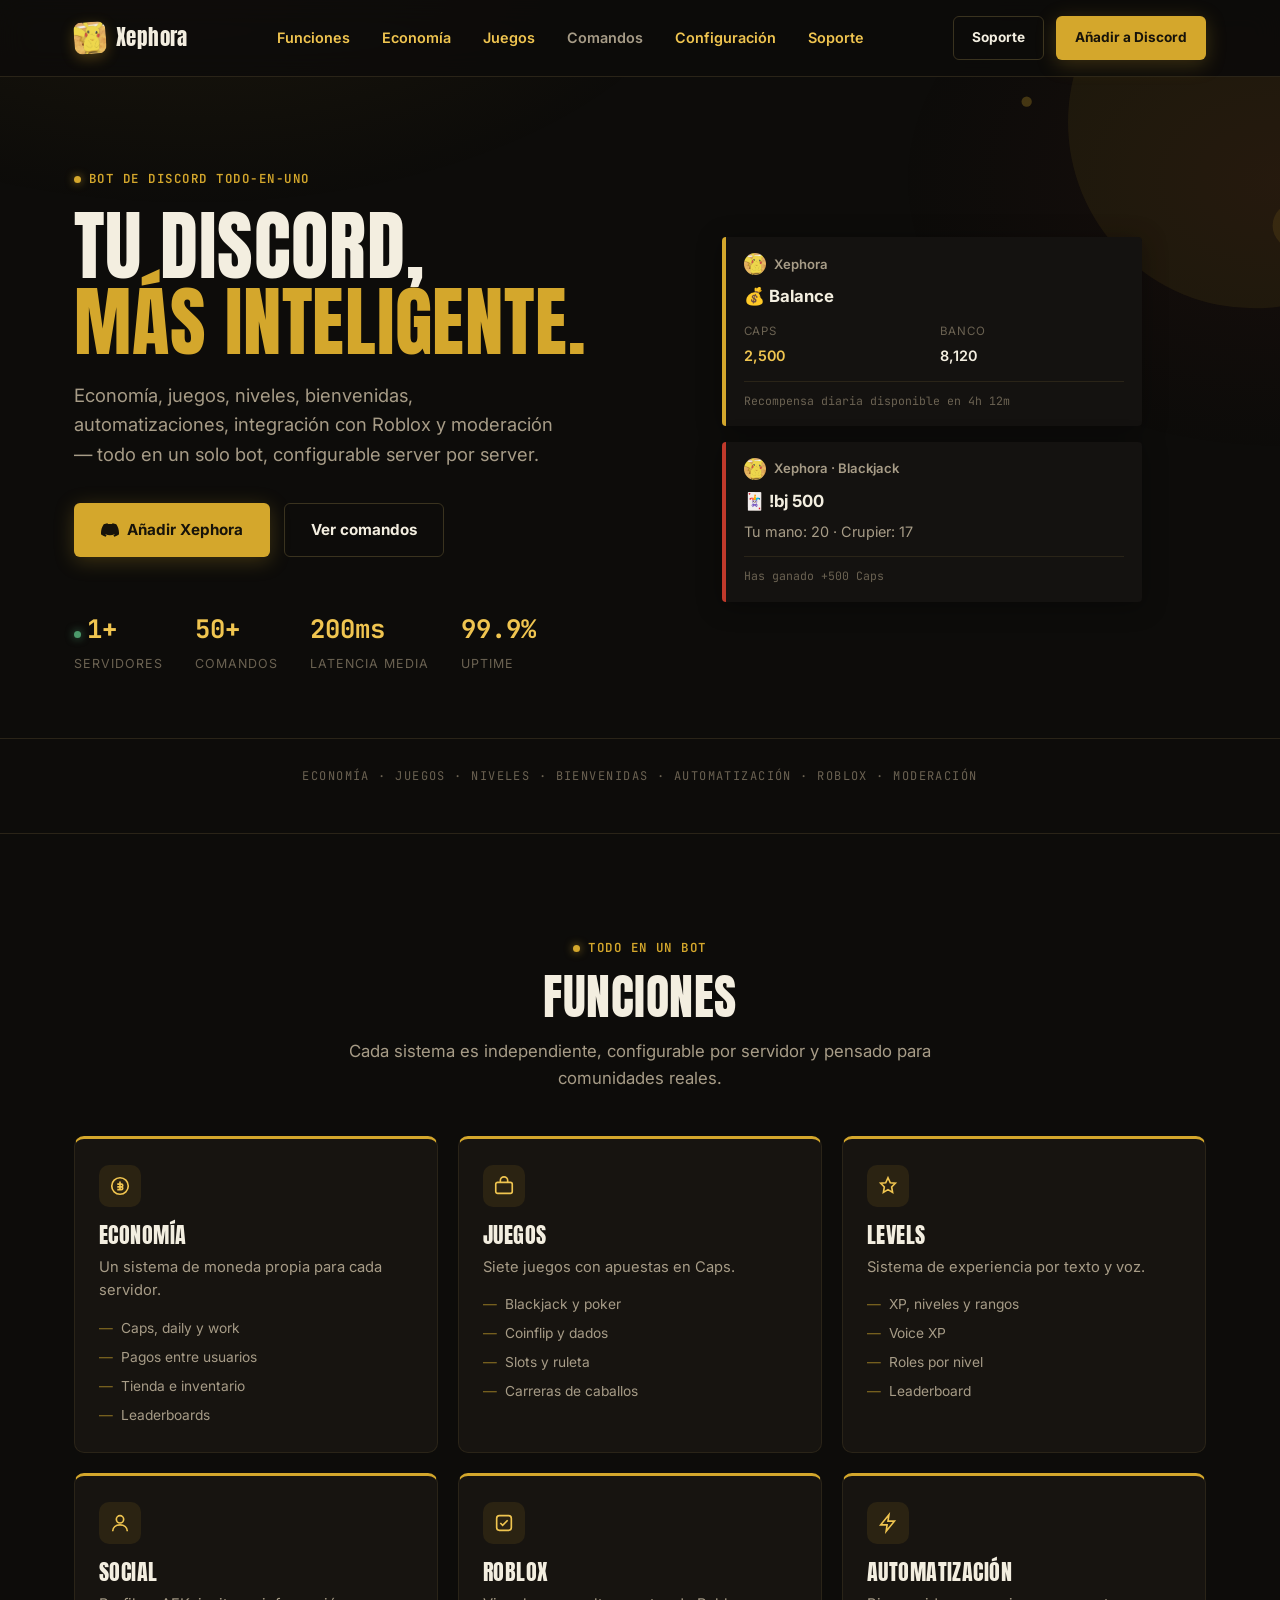
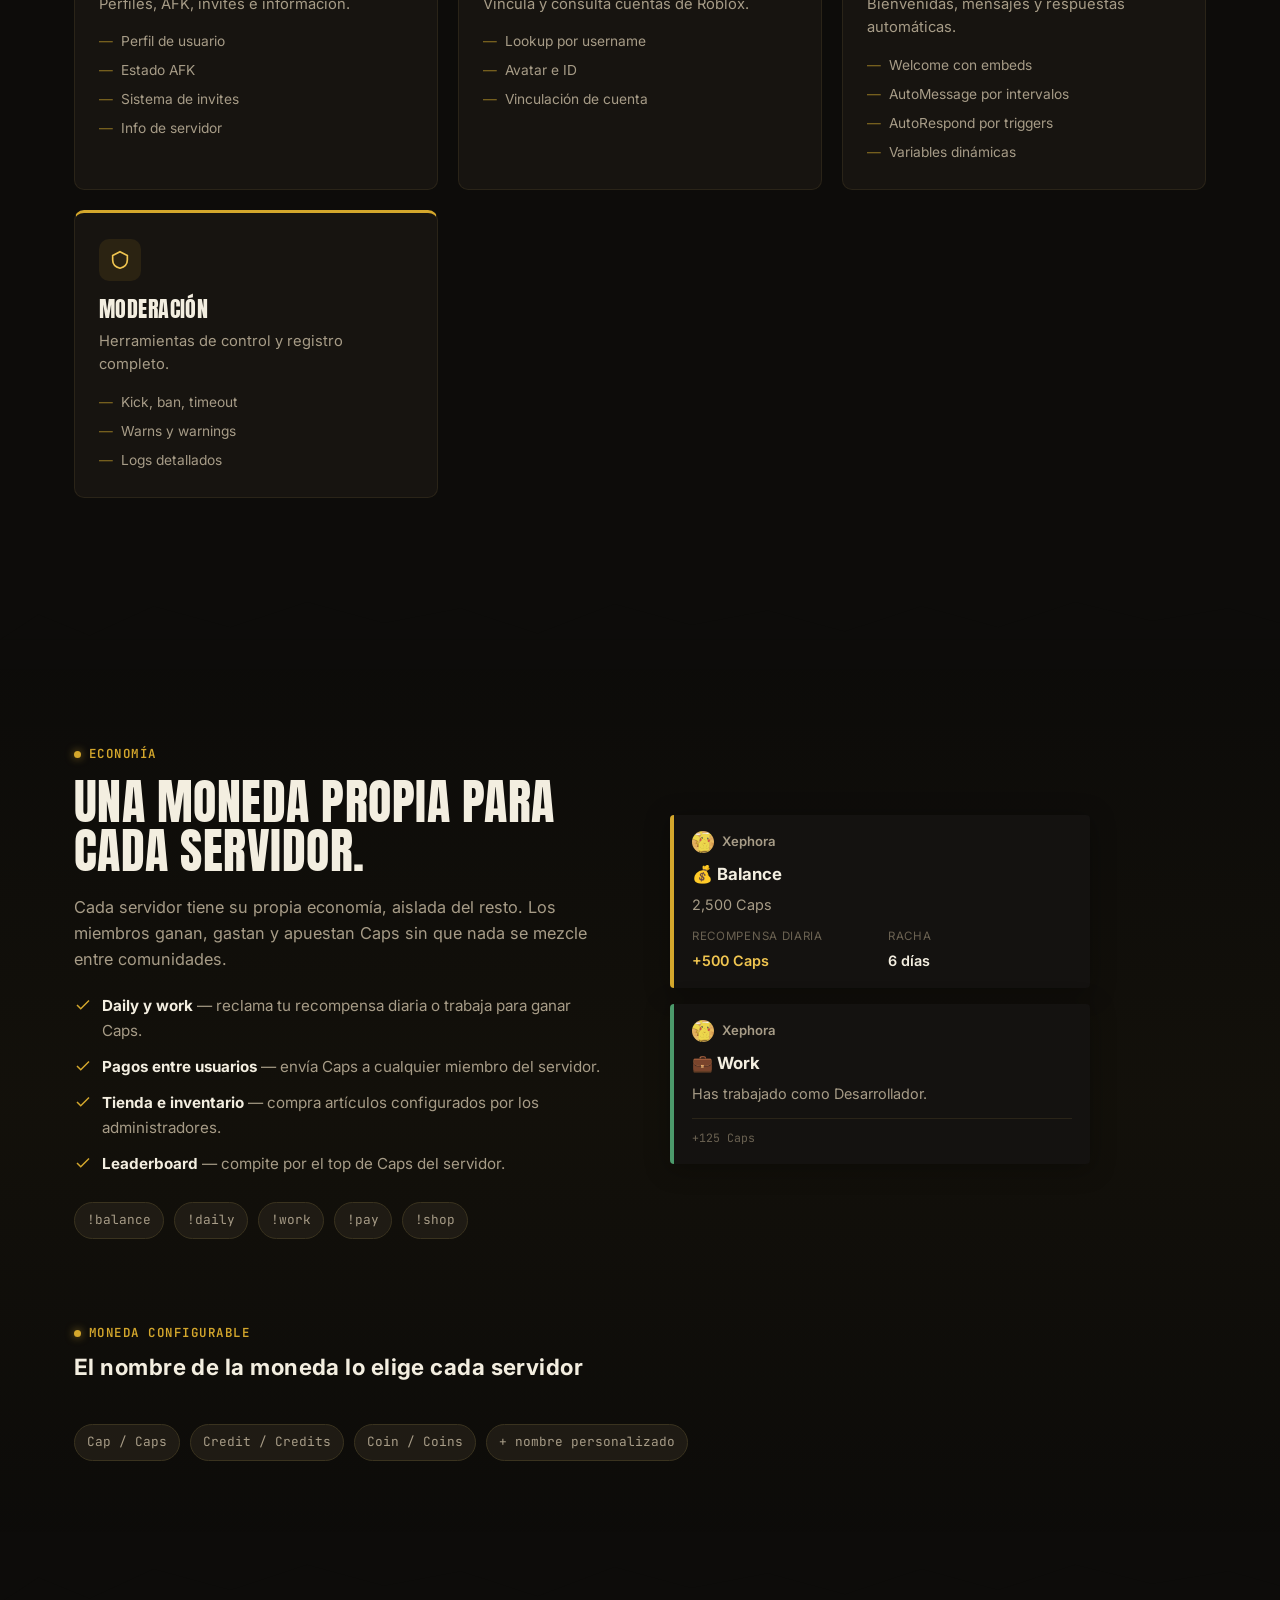
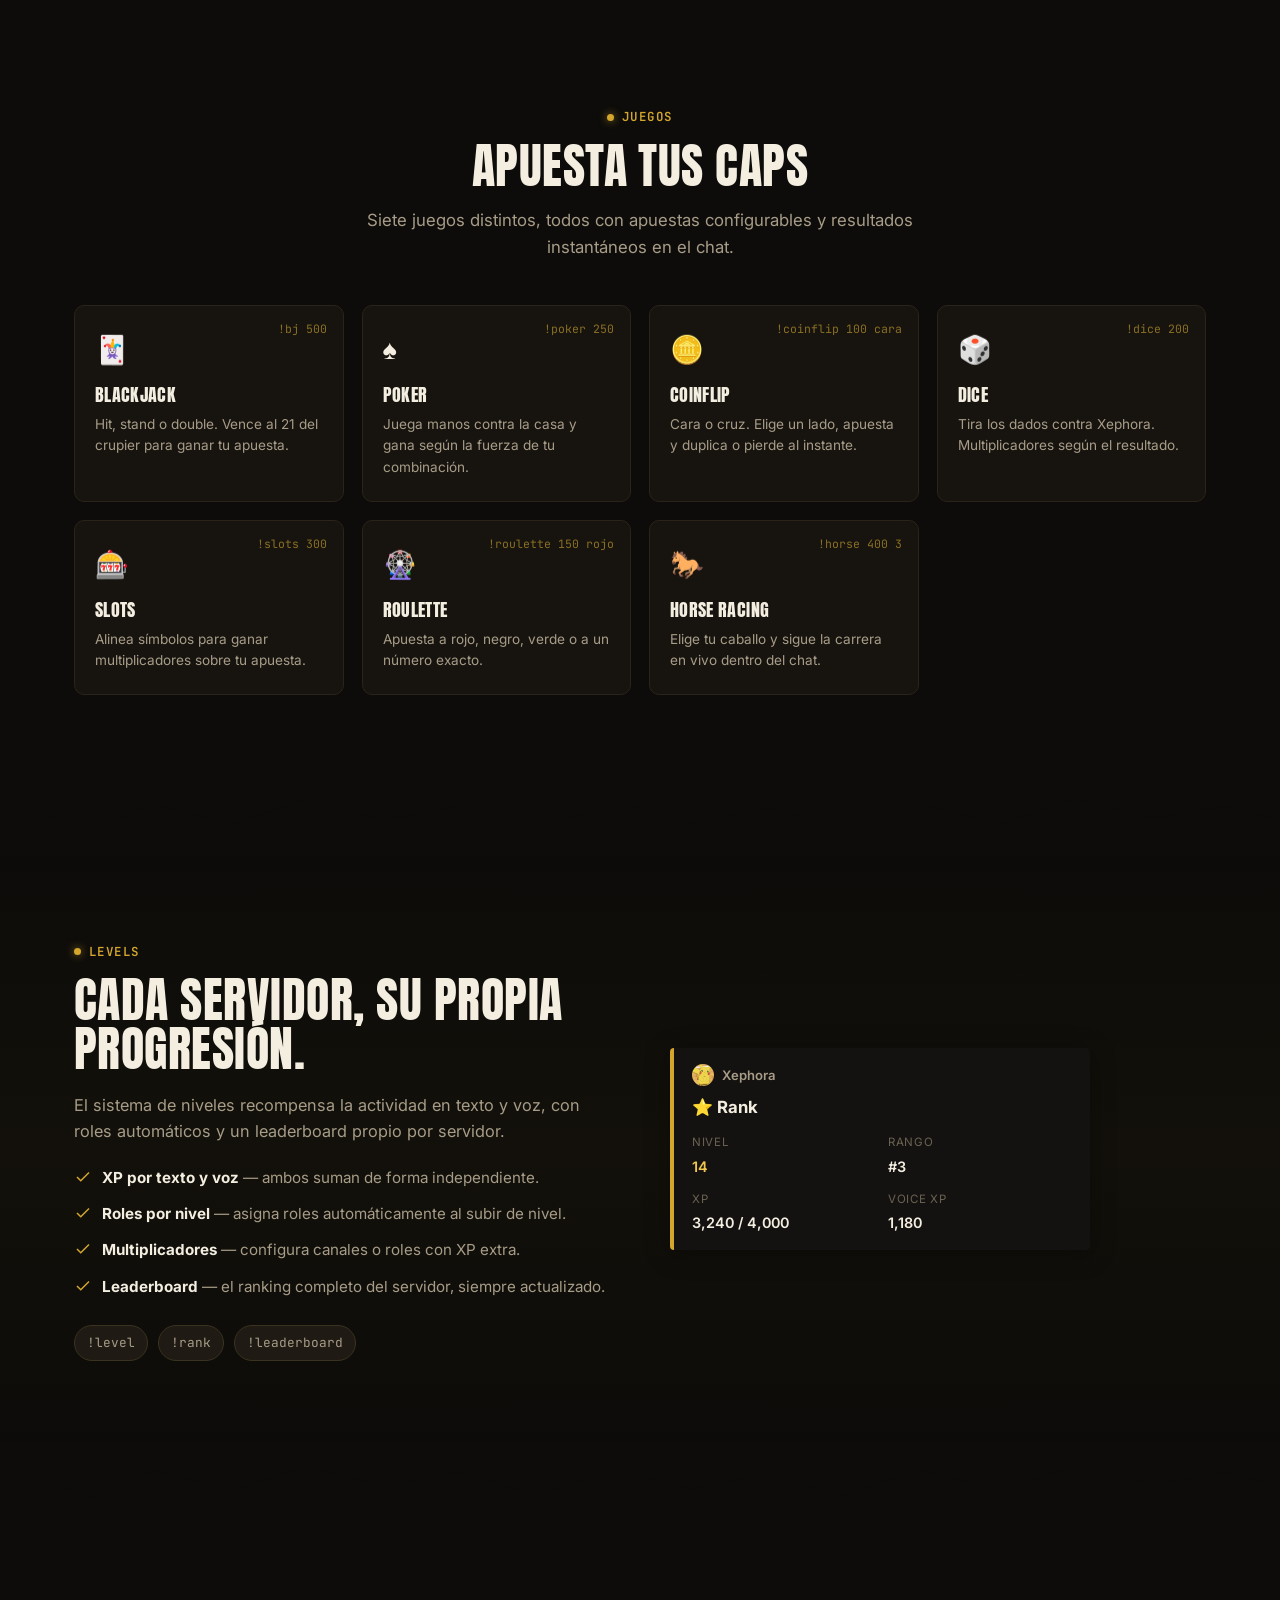
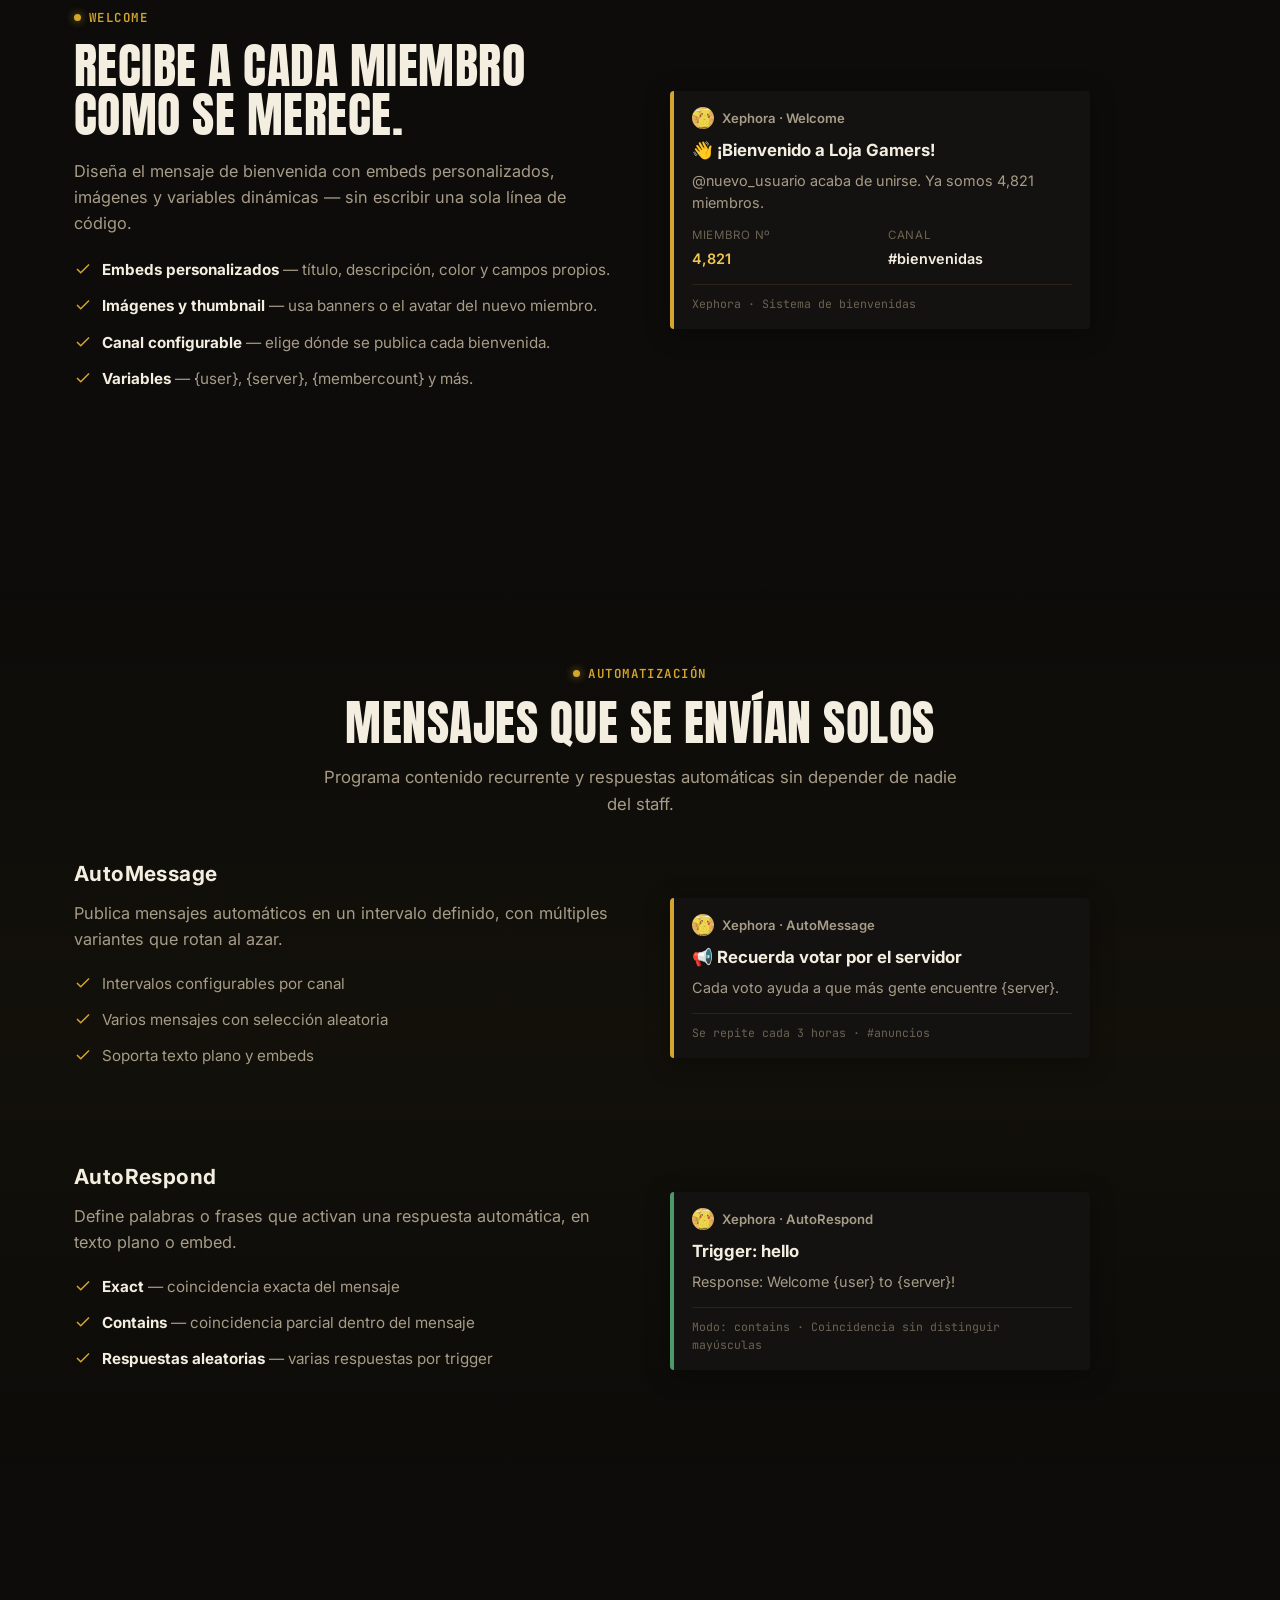
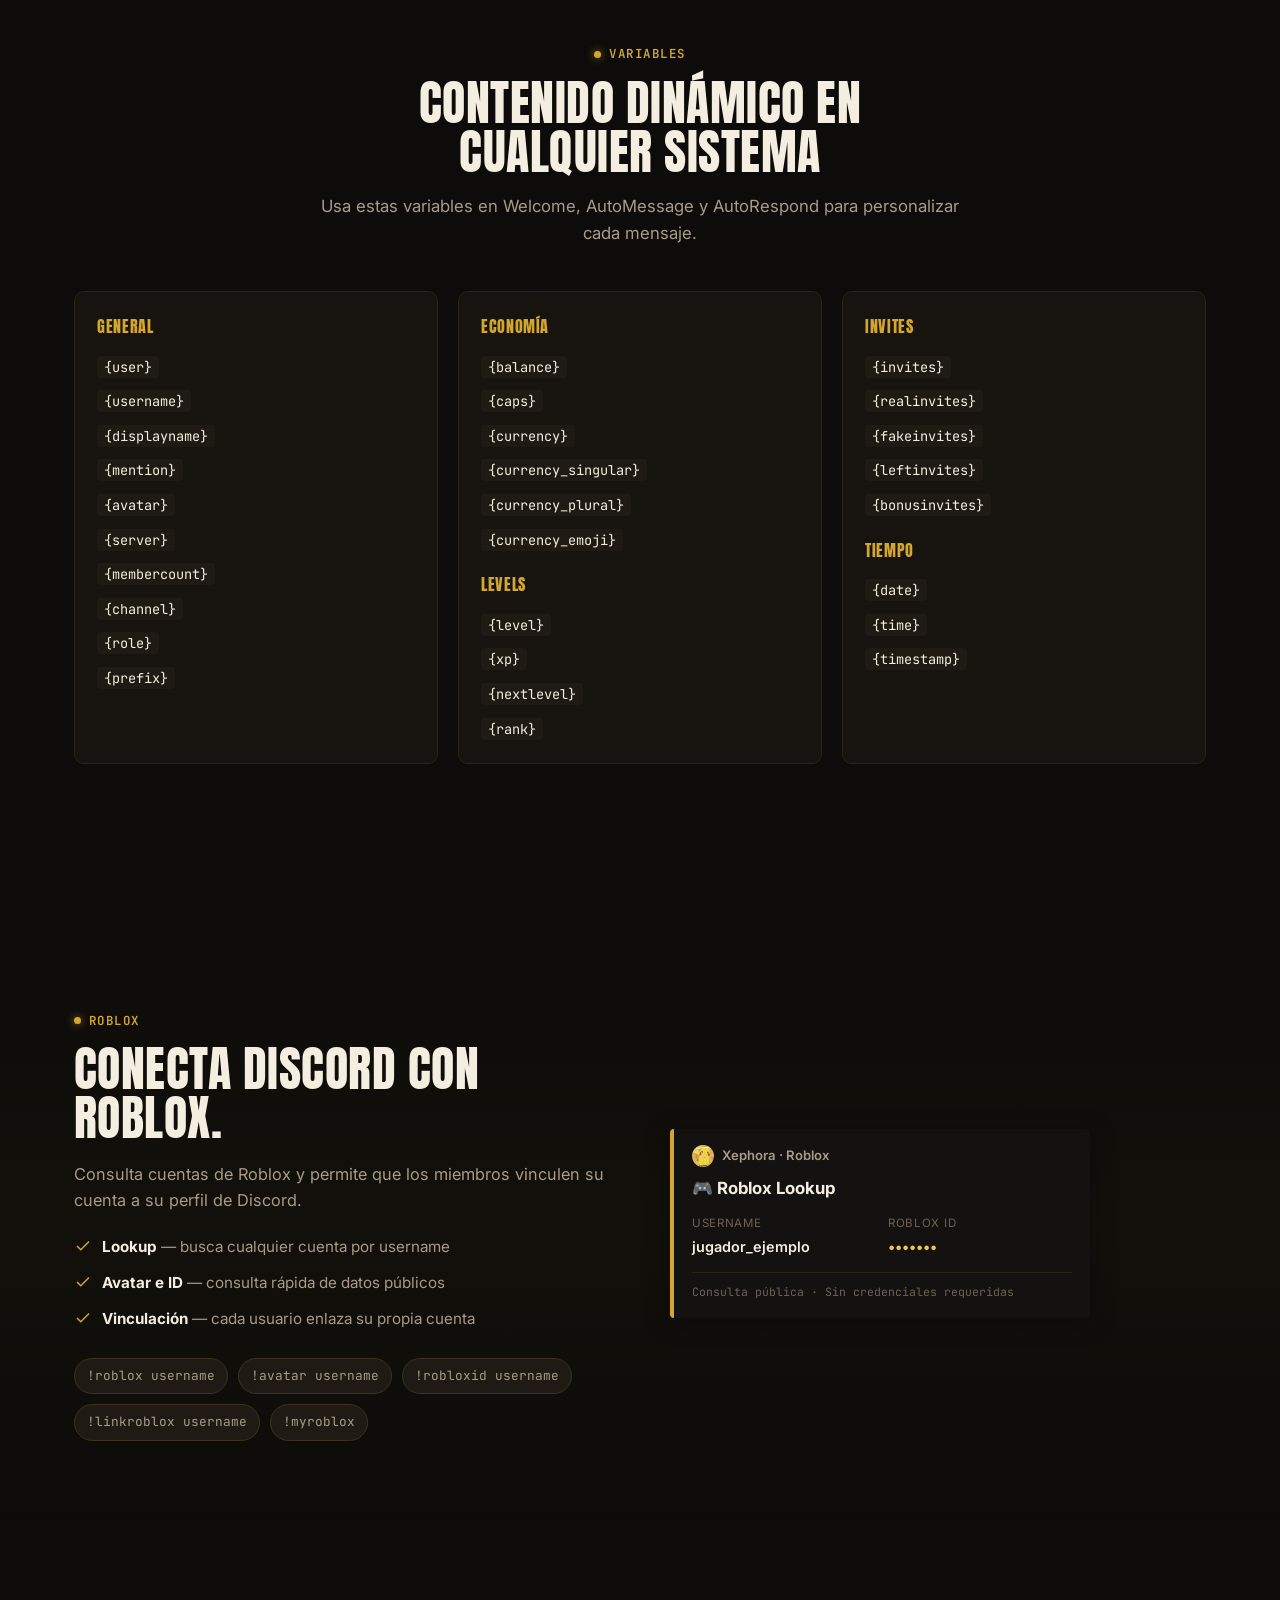
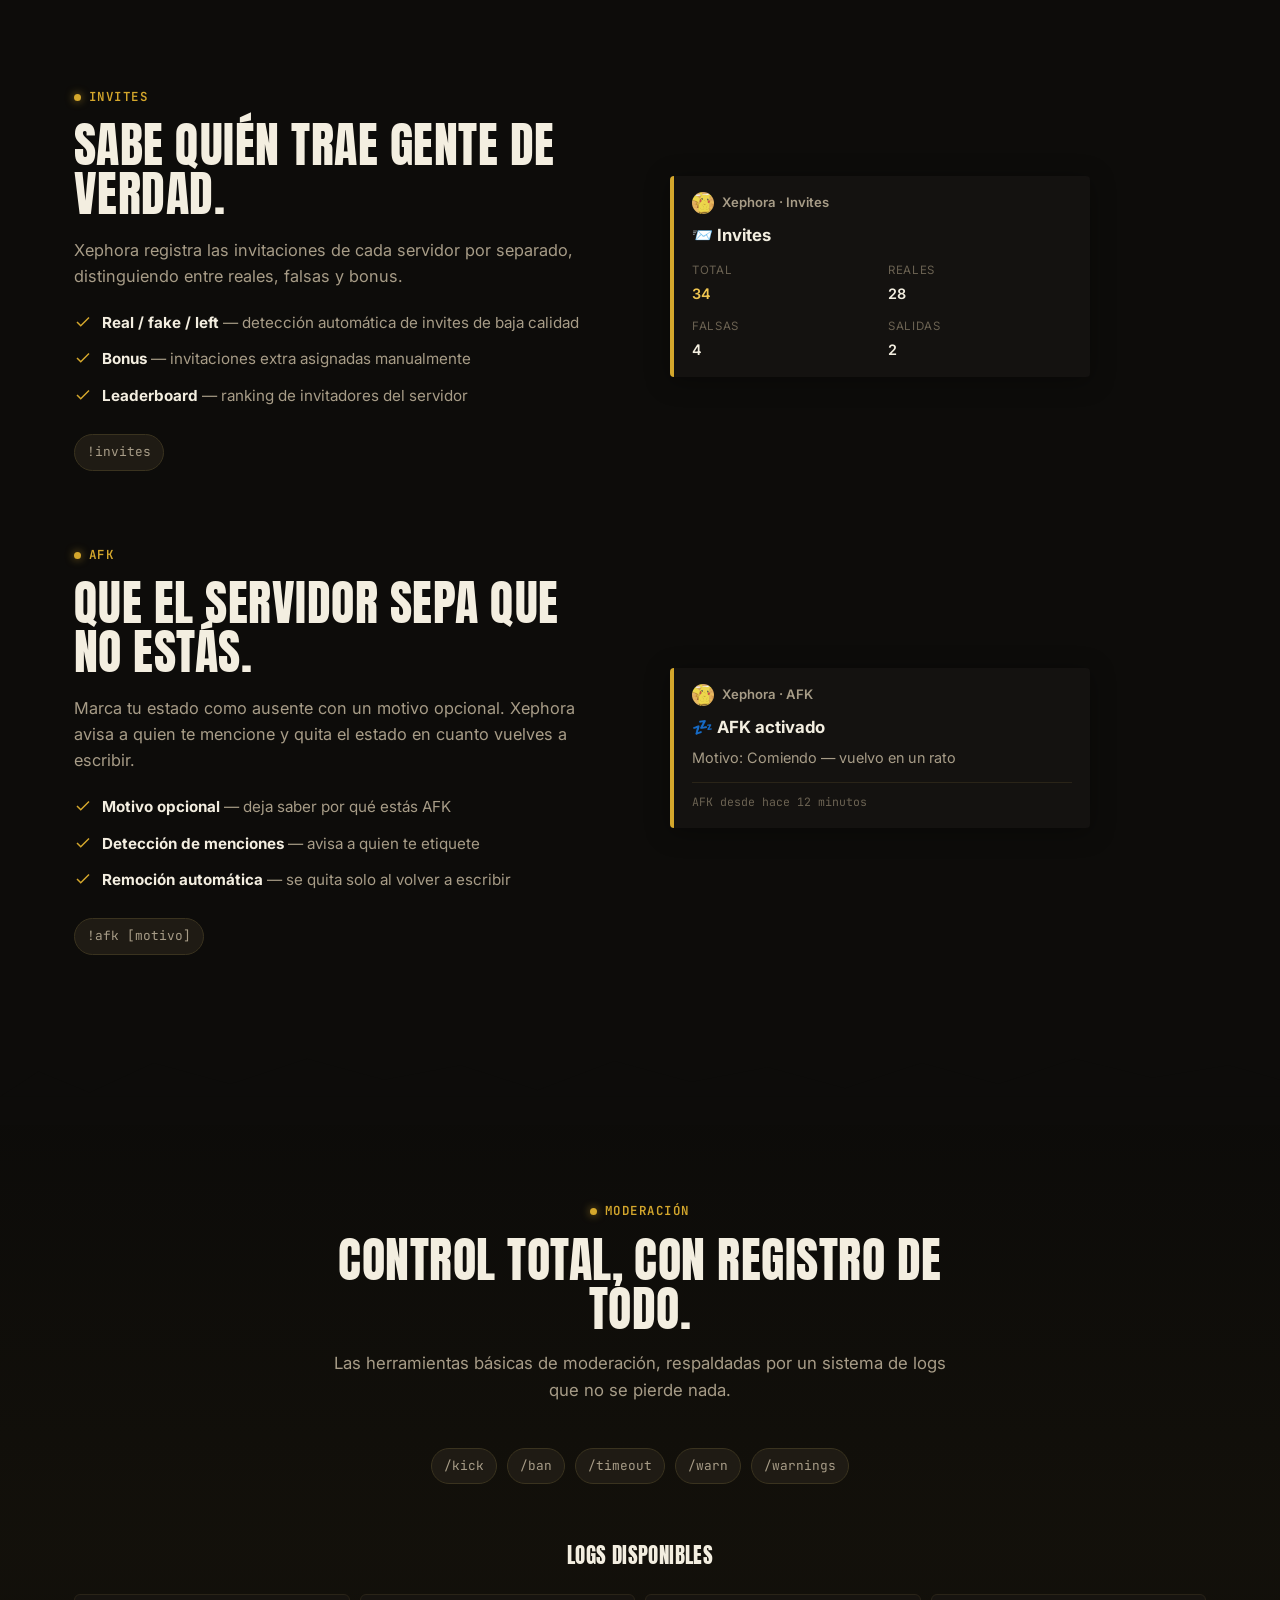
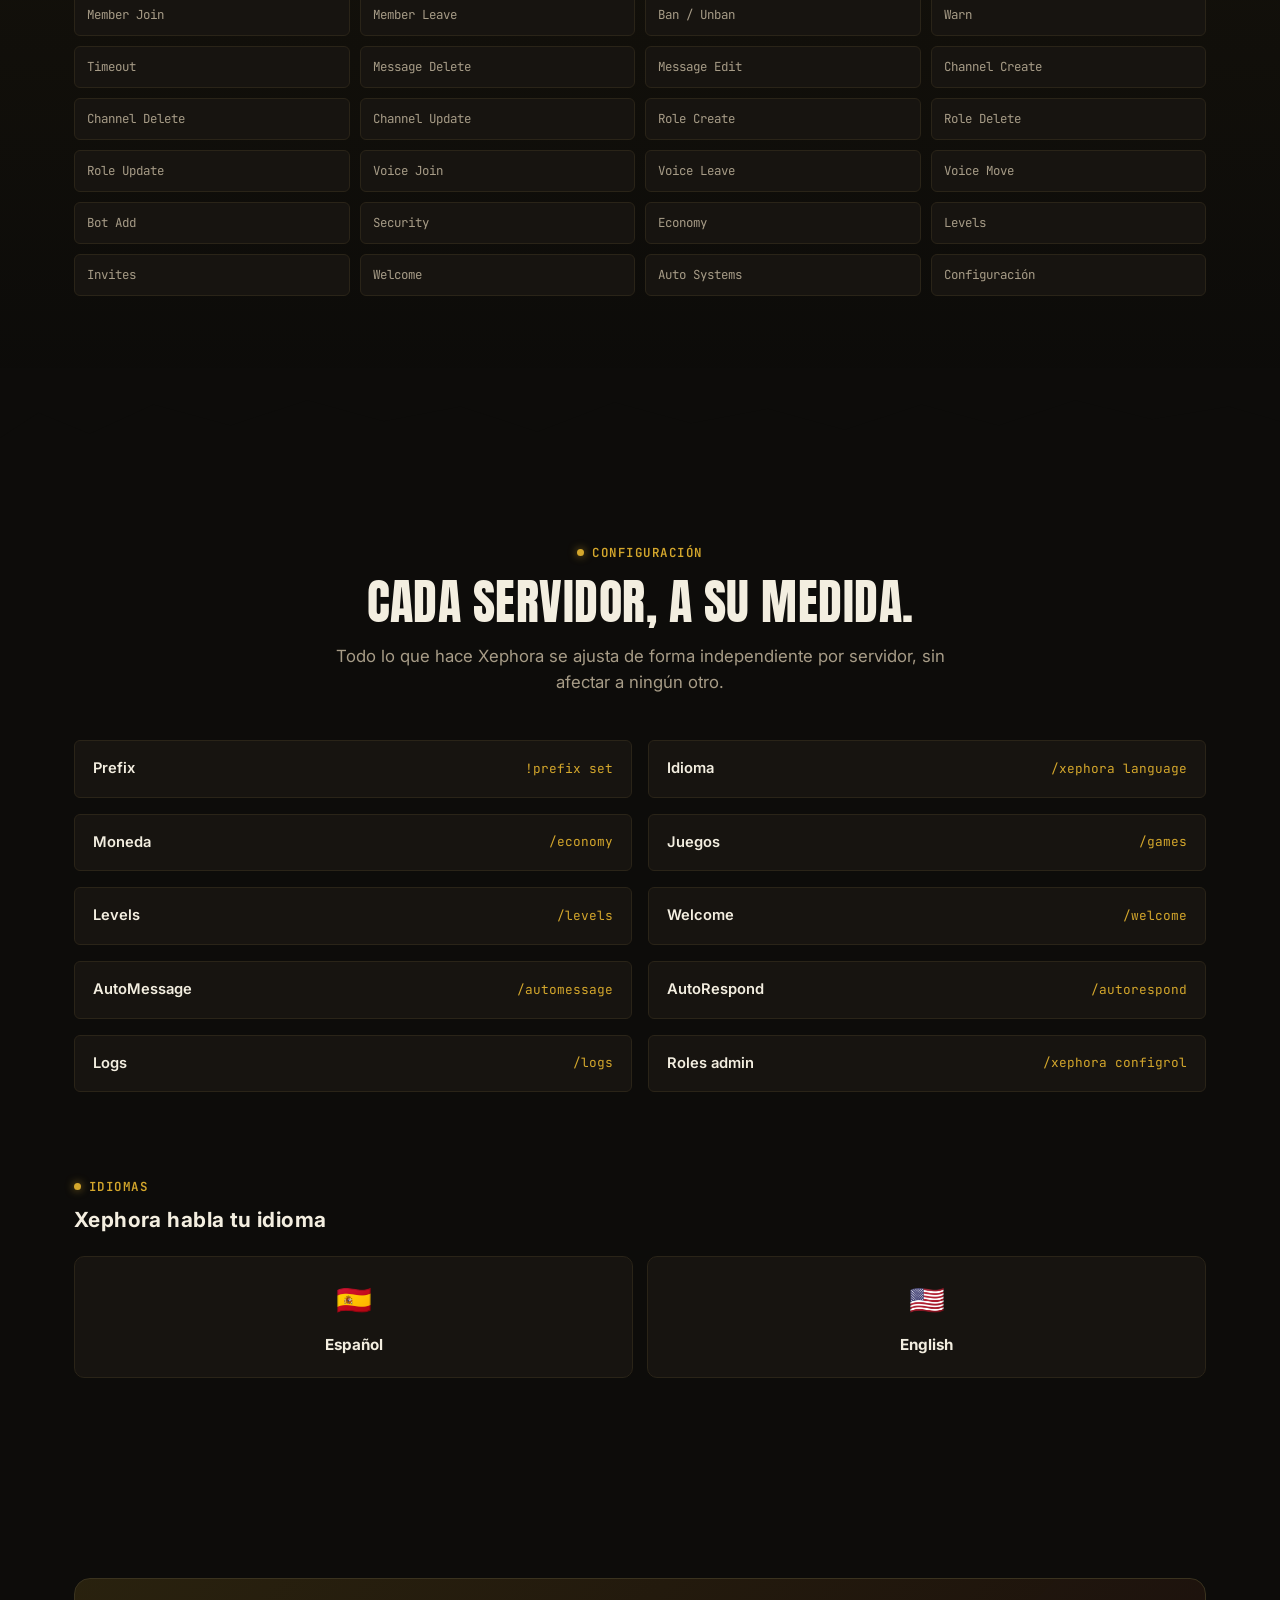
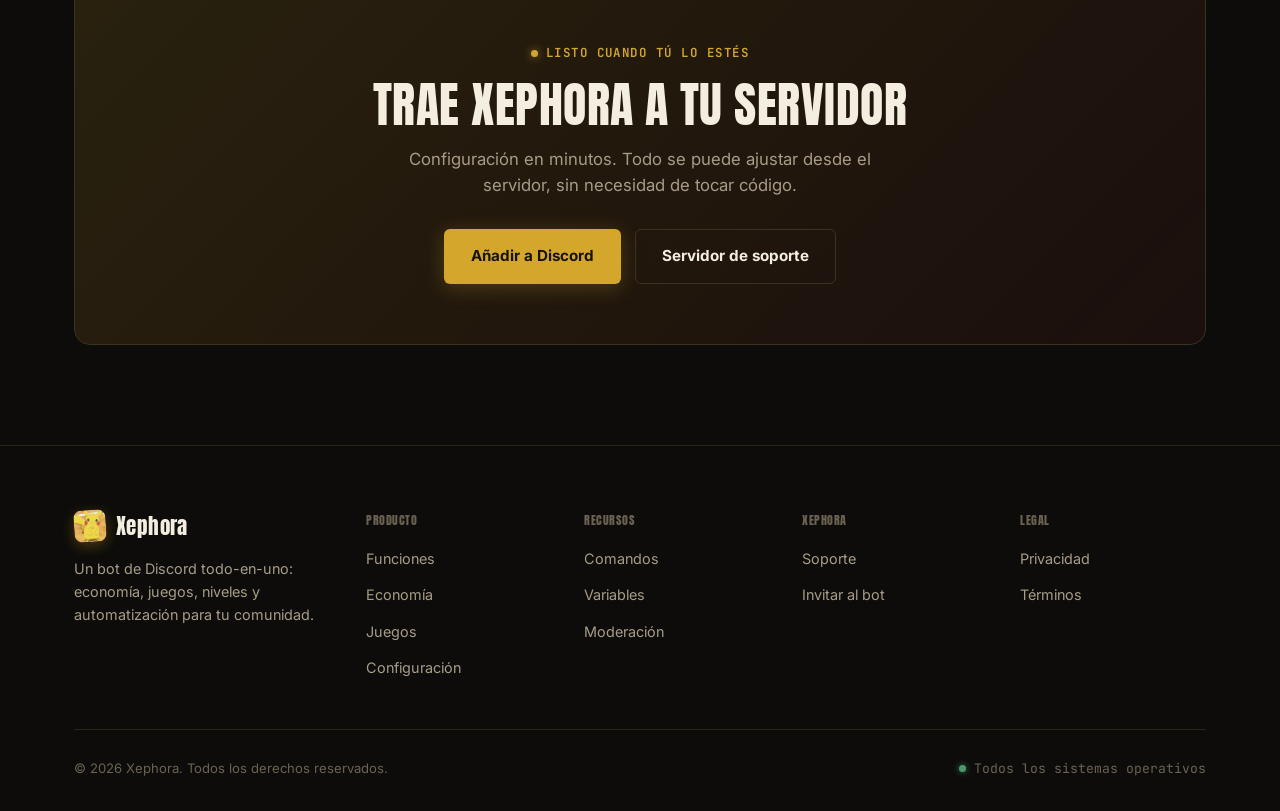
<file: index.html>
<!DOCTYPE html>
<html lang="es">
<head>
<meta charset="UTF-8">
<meta name="viewport" content="width=device-width, initial-scale=1.0">
<title>Xephora — Tu Discord, más inteligente</title>
<meta name="description" content="Xephora es un bot de Discord todo-en-uno: economía, juegos, niveles, bienvenidas, automatizaciones, Roblox y moderación en un solo lugar.">
<link rel="icon" type="image/png" href="logo.png">
<link rel="apple-touch-icon" href="logo.png">
<link rel="stylesheet" href="styles.css">
</head>
<body>

<!-- ============================= NAV ============================= -->
<nav class="nav">
  <div class="nav-inner">
    <a href="index.html" class="brand">
      <img src="logo.png" alt="Xephora" class="brand-mark" style="width:32px;height:32px;border-radius:8px;object-fit:cover;">
      Xephora
    </a>
    <ul class="nav-links" id="nav-links">
      <li><a href="index.html#features">Funciones</a></li>
      <li><a href="index.html#economy">Economía</a></li>
      <li><a href="index.html#games">Juegos</a></li>
      <li><a href="docs.html">Comandos</a></li>
      <li><a href="index.html#config">Configuración</a></li>
      <li><a href="index.html#support">Soporte</a></li>
    </ul>
    <div class="nav-cta">
      <a href="https://discord.gg/Z3b2aTEYWB" target="_blank" rel="noopener" class="btn btn-ghost btn-sm">Soporte</a>
      <a href="https://discord.com/oauth2/authorize?client_id=1535354904770519050" target="_blank" rel="noopener" class="btn btn-primary btn-sm">Añadir a Discord</a>
    </div>
    <button class="nav-toggle" aria-label="Abrir menú" aria-expanded="false">
      <svg viewBox="0 0 24 24" fill="none" stroke="currentColor" stroke-width="2"><line x1="3" y1="6" x2="21" y2="6"/><line x1="3" y1="12" x2="21" y2="12"/><line x1="3" y1="18" x2="21" y2="18"/></svg>
    </button>
  </div>
</nav>

<!-- ============================= HERO ============================= -->
<header class="hero">
  <svg class="hero-splatter" viewBox="0 0 600 600" fill="none">
    <circle cx="420" cy="160" r="180" fill="#D4A72C" opacity="0.14"/>
    <circle cx="500" cy="90" r="14" fill="#D4A72C" opacity="0.35"/>
    <circle cx="300" cy="60" r="7" fill="#C0392B" opacity="0.4"/>
    <circle cx="460" cy="260" r="22" fill="#D4A72C" opacity="0.22"/>
    <circle cx="200" cy="140" r="5" fill="#D4A72C" opacity="0.5"/>
    <circle cx="540" cy="220" r="9" fill="#C0392B" opacity="0.3"/>
  </svg>
  <div class="container">
    <div class="hero-grid">
      <div class="hero-copy reveal in">
        <span class="eyebrow">Bot de Discord todo-en-uno</span>
        <h1>Tu Discord,<br><span class="accent">más inteligente.</span></h1>
        <p class="lede">Economía, juegos, niveles, bienvenidas, automatizaciones, integración con Roblox y moderación — todo en un solo bot, configurable server por server.</p>
        <div class="hero-actions">
          <a href="https://discord.com/oauth2/authorize?client_id=1535354904770519050" target="_blank" rel="noopener" class="btn btn-primary">
            <svg viewBox="0 0 24 24" fill="currentColor"><path d="M20.317 4.37a19.79 19.79 0 0 0-4.885-1.515.074.074 0 0 0-.079.037c-.21.375-.444.864-.608 1.25a18.27 18.27 0 0 0-5.487 0 12.64 12.64 0 0 0-.617-1.25.077.077 0 0 0-.079-.037A19.736 19.736 0 0 0 3.677 4.37a.07.07 0 0 0-.032.027C.533 9.046-.32 13.58.099 18.057a.082.082 0 0 0 .031.056 19.9 19.9 0 0 0 5.993 3.03.078.078 0 0 0 .084-.028 14.09 14.09 0 0 0 1.226-1.994.076.076 0 0 0-.041-.106 13.107 13.107 0 0 1-1.872-.892.077.077 0 0 1-.008-.128 10.2 10.2 0 0 0 .372-.292.074.074 0 0 1 .077-.01c3.928 1.793 8.18 1.793 12.062 0a.074.074 0 0 1 .078.01c.12.098.245.198.373.292a.077.077 0 0 1-.006.127 12.3 12.3 0 0 1-1.873.892.076.076 0 0 0-.04.107c.36.698.772 1.362 1.225 1.993a.076.076 0 0 0 .084.029 19.84 19.84 0 0 0 6.002-3.03.077.077 0 0 0 .032-.055c.5-5.177-.838-9.674-3.549-13.66a.061.061 0 0 0-.031-.028z"/></svg>
            Añadir Xephora
          </a>
          <a href="docs.html" class="btn btn-ghost">Ver comandos</a>
        </div>
        <div class="hero-stats">
          <div class="hero-stat">
            <div class="num"><span class="dot"></span><span data-count="1" data-suffix="+">0</span></div>
            <div class="label">Servidores</div>
          </div>
          <div class="hero-stat">
            <div class="num"><span data-count="50" data-suffix="+">0</span></div>
            <div class="label">Comandos</div>
          </div>
          <div class="hero-stat">
            <div class="num"><span data-count="200" data-suffix="ms">0</span></div>
            <div class="label">Latencia media</div>
          </div>
          <div class="hero-stat">
            <div class="num"><span data-count="99.9" data-decimals="1" data-suffix="%">0</span></div>
            <div class="label">Uptime</div>
          </div>
        </div>
      </div>

      <div class="hero-visual embed-stack reveal in" aria-hidden="true">
        <div class="embed embed-float">
          <div class="embed-author"><span class="embed-avatar" style="background-image:url('logo.png');background-size:cover;background-position:center;"></span><span>Xephora</span></div>
          <div class="embed-title">💰 Balance</div>
          <div class="embed-fields">
            <div class="embed-field"><div class="fk">Caps</div><div class="fv gold">2,500</div></div>
            <div class="embed-field"><div class="fk">Banco</div><div class="fv">8,120</div></div>
          </div>
          <div class="embed-footer">Recompensa diaria disponible en 4h 12m</div>
        </div>
        <div class="embed embed-red embed-float" style="animation-delay:-2.4s">
          <div class="embed-author"><span class="embed-avatar" style="background-image:url('logo.png');background-size:cover;background-position:center;"></span><span>Xephora · Blackjack</span></div>
          <div class="embed-title">🃏 !bj 500</div>
          <div class="embed-desc">Tu mano: 20 · Crupier: 17</div>
          <div class="embed-footer">Has ganado +500 Caps</div>
        </div>
      </div>
    </div>
  </div>
</header>

<div class="marquee-wrap">
  <p class="marquee-label">Economía · Juegos · Niveles · Bienvenidas · Automatización · Roblox · Moderación</p>
</div>

<!-- ============================= FEATURES OVERVIEW ============================= -->
<section id="features">
  <div class="container">
    <div class="section-head centered reveal">
      <span class="eyebrow">Todo en un bot</span>
      <h2>Funciones</h2>
      <p>Cada sistema es independiente, configurable por servidor y pensado para comunidades reales.</p>
    </div>
    <div class="feature-grid">

      <div class="feature-card reveal">
        <div class="ficon"><svg viewBox="0 0 24 24" fill="none" stroke="currentColor" stroke-width="1.8"><circle cx="12" cy="12" r="9"/><path d="M12 7v10M9 10h4.5a1.5 1.5 0 0 1 0 3H9m0 0h4.5a1.5 1.5 0 0 1 0 3H9"/></svg></div>
        <h3>Economía</h3>
        <p>Un sistema de moneda propia para cada servidor.</p>
        <ul>
          <li>Caps, daily y work</li>
          <li>Pagos entre usuarios</li>
          <li>Tienda e inventario</li>
          <li>Leaderboards</li>
        </ul>
      </div>

      <div class="feature-card reveal">
        <div class="ficon"><svg viewBox="0 0 24 24" fill="none" stroke="currentColor" stroke-width="1.8"><rect x="3" y="8" width="18" height="12" rx="2"/><path d="M8 8V6a4 4 0 0 1 8 0v2"/></svg></div>
        <h3>Juegos</h3>
        <p>Siete juegos con apuestas en Caps.</p>
        <ul>
          <li>Blackjack y poker</li>
          <li>Coinflip y dados</li>
          <li>Slots y ruleta</li>
          <li>Carreras de caballos</li>
        </ul>
      </div>

      <div class="feature-card reveal">
        <div class="ficon"><svg viewBox="0 0 24 24" fill="none" stroke="currentColor" stroke-width="1.8"><path d="M12 3l2.5 5.5L20 9l-4 4 1 6-5-3-5 3 1-6-4-4 5.5-.5z"/></svg></div>
        <h3>Levels</h3>
        <p>Sistema de experiencia por texto y voz.</p>
        <ul>
          <li>XP, niveles y rangos</li>
          <li>Voice XP</li>
          <li>Roles por nivel</li>
          <li>Leaderboard</li>
        </ul>
      </div>

      <div class="feature-card reveal">
        <div class="ficon"><svg viewBox="0 0 24 24" fill="none" stroke="currentColor" stroke-width="1.8"><circle cx="12" cy="8" r="4"/><path d="M4 21c0-4.4 3.6-7 8-7s8 2.6 8 7"/></svg></div>
        <h3>Social</h3>
        <p>Perfiles, AFK, invites e información.</p>
        <ul>
          <li>Perfil de usuario</li>
          <li>Estado AFK</li>
          <li>Sistema de invites</li>
          <li>Info de servidor</li>
        </ul>
      </div>

      <div class="feature-card reveal">
        <div class="ficon"><svg viewBox="0 0 24 24" fill="none" stroke="currentColor" stroke-width="1.8"><rect x="4" y="4" width="16" height="16" rx="3"/><path d="M8 12l2.5 2.5L16 9"/></svg></div>
        <h3>Roblox</h3>
        <p>Vincula y consulta cuentas de Roblox.</p>
        <ul>
          <li>Lookup por username</li>
          <li>Avatar e ID</li>
          <li>Vinculación de cuenta</li>
        </ul>
      </div>

      <div class="feature-card reveal">
        <div class="ficon"><svg viewBox="0 0 24 24" fill="none" stroke="currentColor" stroke-width="1.8"><path d="M13 3L4 14h7l-1 7 9-11h-7l1-7z"/></svg></div>
        <h3>Automatización</h3>
        <p>Bienvenidas, mensajes y respuestas automáticas.</p>
        <ul>
          <li>Welcome con embeds</li>
          <li>AutoMessage por intervalos</li>
          <li>AutoRespond por triggers</li>
          <li>Variables dinámicas</li>
        </ul>
      </div>

      <div class="feature-card reveal">
        <div class="ficon"><svg viewBox="0 0 24 24" fill="none" stroke="currentColor" stroke-width="1.8"><path d="M12 3l8 4v5c0 4.5-3.2 7.7-8 9-4.8-1.3-8-4.5-8-9V7l8-4z"/></svg></div>
        <h3>Moderación</h3>
        <p>Herramientas de control y registro completo.</p>
        <ul>
          <li>Kick, ban, timeout</li>
          <li>Warns y warnings</li>
          <li>Logs detallados</li>
        </ul>
      </div>

    </div>
  </div>
</section>

<div class="divider"></div>

<!-- ============================= ECONOMY ============================= -->
<section id="economy" class="section-alt">
  <div class="container">
    <div class="split reveal">
      <div class="split-copy">
        <span class="eyebrow">Economía</span>
        <h2>Una moneda propia para cada servidor.</h2>
        <p>Cada servidor tiene su propia economía, aislada del resto. Los miembros ganan, gastan y apuestan Caps sin que nada se mezcle entre comunidades.</p>
        <ul class="split-list">
          <li><svg viewBox="0 0 24 24" fill="none" stroke="currentColor" stroke-width="2"><path d="M20 6L9 17l-5-5"/></svg><span><b>Daily y work</b> — reclama tu recompensa diaria o trabaja para ganar Caps.</span></li>
          <li><svg viewBox="0 0 24 24" fill="none" stroke="currentColor" stroke-width="2"><path d="M20 6L9 17l-5-5"/></svg><span><b>Pagos entre usuarios</b> — envía Caps a cualquier miembro del servidor.</span></li>
          <li><svg viewBox="0 0 24 24" fill="none" stroke="currentColor" stroke-width="2"><path d="M20 6L9 17l-5-5"/></svg><span><b>Tienda e inventario</b> — compra artículos configurados por los administradores.</span></li>
          <li><svg viewBox="0 0 24 24" fill="none" stroke="currentColor" stroke-width="2"><path d="M20 6L9 17l-5-5"/></svg><span><b>Leaderboard</b> — compite por el top de Caps del servidor.</span></li>
        </ul>
        <div class="chip-row">
          <span class="chip">!balance</span>
          <span class="chip">!daily</span>
          <span class="chip">!work</span>
          <span class="chip">!pay</span>
          <span class="chip">!shop</span>
        </div>
      </div>
      <div class="split-visual embed-stack">
        <div class="embed">
          <div class="embed-author"><span class="embed-avatar" style="background-image:url('logo.png');background-size:cover;background-position:center;"></span><span>Xephora</span></div>
          <div class="embed-title">💰 Balance</div>
          <div class="embed-desc">2,500 Caps</div>
          <div class="embed-fields">
            <div class="embed-field"><div class="fk">Recompensa diaria</div><div class="fv gold">+500 Caps</div></div>
            <div class="embed-field"><div class="fk">Racha</div><div class="fv">6 días</div></div>
          </div>
        </div>
        <div class="embed embed-green">
          <div class="embed-author"><span class="embed-avatar" style="background-image:url('logo.png');background-size:cover;background-position:center;"></span><span>Xephora</span></div>
          <div class="embed-title">💼 Work</div>
          <div class="embed-desc">Has trabajado como Desarrollador.</div>
          <div class="embed-footer">+125 Caps</div>
        </div>
      </div>
    </div>

    <div class="section-head" style="margin-top:80px;">
      <span class="eyebrow">Moneda configurable</span>
      <h3 style="font-size:1.4rem; margin-top:10px; text-transform:none; font-family:var(--font-body); font-weight:700;">El nombre de la moneda lo elige cada servidor</h3>
    </div>
    <div class="chip-row">
      <span class="chip">Cap / Caps</span>
      <span class="chip">Credit / Credits</span>
      <span class="chip">Coin / Coins</span>
      <span class="chip">+ nombre personalizado</span>
    </div>
  </div>
</section>

<div class="divider"></div>

<!-- ============================= GAMES ============================= -->
<section id="games">
  <div class="container">
    <div class="section-head centered reveal">
      <span class="eyebrow">Juegos</span>
      <h2>Apuesta tus Caps</h2>
      <p>Siete juegos distintos, todos con apuestas configurables y resultados instantáneos en el chat.</p>
    </div>
    <div class="game-grid">
      <div class="game-card reveal" data-cmd="!bj 500">
        <span class="gicon">🃏</span>
        <h3>Blackjack</h3>
        <p>Hit, stand o double. Vence al 21 del crupier para ganar tu apuesta.</p>
      </div>
      <div class="game-card reveal" data-cmd="!poker 250">
        <span class="gicon">♠️</span>
        <h3>Poker</h3>
        <p>Juega manos contra la casa y gana según la fuerza de tu combinación.</p>
      </div>
      <div class="game-card reveal" data-cmd="!coinflip 100 cara">
        <span class="gicon">🪙</span>
        <h3>Coinflip</h3>
        <p>Cara o cruz. Elige un lado, apuesta y duplica o pierde al instante.</p>
      </div>
      <div class="game-card reveal" data-cmd="!dice 200">
        <span class="gicon">🎲</span>
        <h3>Dice</h3>
        <p>Tira los dados contra Xephora. Multiplicadores según el resultado.</p>
      </div>
      <div class="game-card reveal" data-cmd="!slots 300">
        <span class="gicon">🎰</span>
        <h3>Slots</h3>
        <p>Alinea símbolos para ganar multiplicadores sobre tu apuesta.</p>
      </div>
      <div class="game-card reveal" data-cmd="!roulette 150 rojo">
        <span class="gicon">🎡</span>
        <h3>Roulette</h3>
        <p>Apuesta a rojo, negro, verde o a un número exacto.</p>
      </div>
      <div class="game-card reveal" data-cmd="!horse 400 3">
        <span class="gicon">🐎</span>
        <h3>Horse Racing</h3>
        <p>Elige tu caballo y sigue la carrera en vivo dentro del chat.</p>
      </div>
    </div>
  </div>
</section>

<div class="divider"></div>

<!-- ============================= LEVELS ============================= -->
<section id="levels" class="section-alt">
  <div class="container">
    <div class="split reverse reveal">
      <div class="split-visual embed-stack">
        <div class="embed">
          <div class="embed-author"><span class="embed-avatar" style="background-image:url('logo.png');background-size:cover;background-position:center;"></span><span>Xephora</span></div>
          <div class="embed-title">⭐ Rank</div>
          <div class="embed-fields">
            <div class="embed-field"><div class="fk">Nivel</div><div class="fv gold">14</div></div>
            <div class="embed-field"><div class="fk">Rango</div><div class="fv">#3</div></div>
            <div class="embed-field"><div class="fk">XP</div><div class="fv">3,240 / 4,000</div></div>
            <div class="embed-field"><div class="fk">Voice XP</div><div class="fv">1,180</div></div>
          </div>
        </div>
      </div>
      <div class="split-copy">
        <span class="eyebrow">Levels</span>
        <h2>Cada servidor, su propia progresión.</h2>
        <p>El sistema de niveles recompensa la actividad en texto y voz, con roles automáticos y un leaderboard propio por servidor.</p>
        <ul class="split-list">
          <li><svg viewBox="0 0 24 24" fill="none" stroke="currentColor" stroke-width="2"><path d="M20 6L9 17l-5-5"/></svg><span><b>XP por texto y voz</b> — ambos suman de forma independiente.</span></li>
          <li><svg viewBox="0 0 24 24" fill="none" stroke="currentColor" stroke-width="2"><path d="M20 6L9 17l-5-5"/></svg><span><b>Roles por nivel</b> — asigna roles automáticamente al subir de nivel.</span></li>
          <li><svg viewBox="0 0 24 24" fill="none" stroke="currentColor" stroke-width="2"><path d="M20 6L9 17l-5-5"/></svg><span><b>Multiplicadores</b> — configura canales o roles con XP extra.</span></li>
          <li><svg viewBox="0 0 24 24" fill="none" stroke="currentColor" stroke-width="2"><path d="M20 6L9 17l-5-5"/></svg><span><b>Leaderboard</b> — el ranking completo del servidor, siempre actualizado.</span></li>
        </ul>
        <div class="chip-row">
          <span class="chip">!level</span>
          <span class="chip">!rank</span>
          <span class="chip">!leaderboard</span>
        </div>
      </div>
    </div>
  </div>
</section>

<div class="divider"></div>

<!-- ============================= WELCOME ============================= -->
<section id="welcome">
  <div class="container">
    <div class="split reveal">
      <div class="split-copy">
        <span class="eyebrow">Welcome</span>
        <h2>Recibe a cada miembro como se merece.</h2>
        <p>Diseña el mensaje de bienvenida con embeds personalizados, imágenes y variables dinámicas — sin escribir una sola línea de código.</p>
        <ul class="split-list">
          <li><svg viewBox="0 0 24 24" fill="none" stroke="currentColor" stroke-width="2"><path d="M20 6L9 17l-5-5"/></svg><span><b>Embeds personalizados</b> — título, descripción, color y campos propios.</span></li>
          <li><svg viewBox="0 0 24 24" fill="none" stroke="currentColor" stroke-width="2"><path d="M20 6L9 17l-5-5"/></svg><span><b>Imágenes y thumbnail</b> — usa banners o el avatar del nuevo miembro.</span></li>
          <li><svg viewBox="0 0 24 24" fill="none" stroke="currentColor" stroke-width="2"><path d="M20 6L9 17l-5-5"/></svg><span><b>Canal configurable</b> — elige dónde se publica cada bienvenida.</span></li>
          <li><svg viewBox="0 0 24 24" fill="none" stroke="currentColor" stroke-width="2"><path d="M20 6L9 17l-5-5"/></svg><span><b>Variables</b> — {user}, {server}, {membercount} y más.</span></li>
        </ul>
      </div>
      <div class="split-visual">
        <div class="embed">
          <div class="embed-author"><span class="embed-avatar" style="background-image:url('logo.png');background-size:cover;background-position:center;"></span><span>Xephora · Welcome</span></div>
          <div class="embed-title">👋 ¡Bienvenido a Loja Gamers!</div>
          <div class="embed-desc">@nuevo_usuario acaba de unirse. Ya somos 4,821 miembros.</div>
          <div class="embed-fields">
            <div class="embed-field"><div class="fk">Miembro Nº</div><div class="fv gold">4,821</div></div>
            <div class="embed-field"><div class="fk">Canal</div><div class="fv">#bienvenidas</div></div>
          </div>
          <div class="embed-footer">Xephora · Sistema de bienvenidas</div>
        </div>
      </div>
    </div>
  </div>
</section>

<div class="divider"></div>

<!-- ============================= AUTOMESSAGE + AUTORESPOND ============================= -->
<section id="automation" class="section-alt">
  <div class="container">
    <div class="section-head centered reveal">
      <span class="eyebrow">Automatización</span>
      <h2>Mensajes que se envían solos</h2>
      <p>Programa contenido recurrente y respuestas automáticas sin depender de nadie del staff.</p>
    </div>

    <div class="split reveal" style="margin-bottom:70px;">
      <div class="split-copy">
        <h3 style="text-transform:none; font-family:var(--font-body); font-weight:700; font-size:1.3rem; margin-bottom:14px;">AutoMessage</h3>
        <p style="margin-bottom:20px;">Publica mensajes automáticos en un intervalo definido, con múltiples variantes que rotan al azar.</p>
        <ul class="split-list">
          <li><svg viewBox="0 0 24 24" fill="none" stroke="currentColor" stroke-width="2"><path d="M20 6L9 17l-5-5"/></svg><span>Intervalos configurables por canal</span></li>
          <li><svg viewBox="0 0 24 24" fill="none" stroke="currentColor" stroke-width="2"><path d="M20 6L9 17l-5-5"/></svg><span>Varios mensajes con selección aleatoria</span></li>
          <li><svg viewBox="0 0 24 24" fill="none" stroke="currentColor" stroke-width="2"><path d="M20 6L9 17l-5-5"/></svg><span>Soporta texto plano y embeds</span></li>
        </ul>
      </div>
      <div class="split-visual">
        <div class="embed">
          <div class="embed-author"><span class="embed-avatar" style="background-image:url('logo.png');background-size:cover;background-position:center;"></span><span>Xephora · AutoMessage</span></div>
          <div class="embed-title">📢 Recuerda votar por el servidor</div>
          <div class="embed-desc">Cada voto ayuda a que más gente encuentre {server}.</div>
          <div class="embed-footer">Se repite cada 3 horas · #anuncios</div>
        </div>
      </div>
    </div>

    <div class="split reverse reveal">
      <div class="split-visual">
        <div class="embed embed-green">
          <div class="embed-author"><span class="embed-avatar" style="background-image:url('logo.png');background-size:cover;background-position:center;"></span><span>Xephora · AutoRespond</span></div>
          <div class="embed-title">Trigger: hello</div>
          <div class="embed-desc">Response: Welcome {user} to {server}!</div>
          <div class="embed-footer">Modo: contains · Coincidencia sin distinguir mayúsculas</div>
        </div>
      </div>
      <div class="split-copy">
        <h3 style="text-transform:none; font-family:var(--font-body); font-weight:700; font-size:1.3rem; margin-bottom:14px;">AutoRespond</h3>
        <p style="margin-bottom:20px;">Define palabras o frases que activan una respuesta automática, en texto plano o embed.</p>
        <ul class="split-list">
          <li><svg viewBox="0 0 24 24" fill="none" stroke="currentColor" stroke-width="2"><path d="M20 6L9 17l-5-5"/></svg><span><b>Exact</b> — coincidencia exacta del mensaje</span></li>
          <li><svg viewBox="0 0 24 24" fill="none" stroke="currentColor" stroke-width="2"><path d="M20 6L9 17l-5-5"/></svg><span><b>Contains</b> — coincidencia parcial dentro del mensaje</span></li>
          <li><svg viewBox="0 0 24 24" fill="none" stroke="currentColor" stroke-width="2"><path d="M20 6L9 17l-5-5"/></svg><span><b>Respuestas aleatorias</b> — varias respuestas por trigger</span></li>
        </ul>
      </div>
    </div>
  </div>
</section>

<div class="divider"></div>

<!-- ============================= VARIABLES ============================= -->
<section id="variables">
  <div class="container">
    <div class="section-head centered reveal">
      <span class="eyebrow">Variables</span>
      <h2>Contenido dinámico en cualquier sistema</h2>
      <p>Usa estas variables en Welcome, AutoMessage y AutoRespond para personalizar cada mensaje.</p>
    </div>
    <div class="var-groups">
      <div class="var-group reveal">
        <h4>General</h4>
        <ul>
          <li><code>{user}</code></li>
          <li><code>{username}</code></li>
          <li><code>{displayname}</code></li>
          <li><code>{mention}</code></li>
          <li><code>{avatar}</code></li>
          <li><code>{server}</code></li>
          <li><code>{membercount}</code></li>
          <li><code>{channel}</code></li>
          <li><code>{role}</code></li>
          <li><code>{prefix}</code></li>
        </ul>
      </div>
      <div class="var-group reveal">
        <h4>Economía</h4>
        <ul>
          <li><code>{balance}</code></li>
          <li><code>{caps}</code></li>
          <li><code>{currency}</code></li>
          <li><code>{currency_singular}</code></li>
          <li><code>{currency_plural}</code></li>
          <li><code>{currency_emoji}</code></li>
        </ul>
        <h4 style="margin-top:20px;">Levels</h4>
        <ul>
          <li><code>{level}</code></li>
          <li><code>{xp}</code></li>
          <li><code>{nextlevel}</code></li>
          <li><code>{rank}</code></li>
        </ul>
      </div>
      <div class="var-group reveal">
        <h4>Invites</h4>
        <ul>
          <li><code>{invites}</code></li>
          <li><code>{realinvites}</code></li>
          <li><code>{fakeinvites}</code></li>
          <li><code>{leftinvites}</code></li>
          <li><code>{bonusinvites}</code></li>
        </ul>
        <h4 style="margin-top:20px;">Tiempo</h4>
        <ul>
          <li><code>{date}</code></li>
          <li><code>{time}</code></li>
          <li><code>{timestamp}</code></li>
        </ul>
      </div>
    </div>
  </div>
</section>

<div class="divider"></div>

<!-- ============================= ROBLOX ============================= -->
<section id="roblox" class="section-alt">
  <div class="container">
    <div class="split reveal">
      <div class="split-copy">
        <span class="eyebrow">Roblox</span>
        <h2>Conecta Discord con Roblox.</h2>
        <p>Consulta cuentas de Roblox y permite que los miembros vinculen su cuenta a su perfil de Discord.</p>
        <ul class="split-list">
          <li><svg viewBox="0 0 24 24" fill="none" stroke="currentColor" stroke-width="2"><path d="M20 6L9 17l-5-5"/></svg><span><b>Lookup</b> — busca cualquier cuenta por username</span></li>
          <li><svg viewBox="0 0 24 24" fill="none" stroke="currentColor" stroke-width="2"><path d="M20 6L9 17l-5-5"/></svg><span><b>Avatar e ID</b> — consulta rápida de datos públicos</span></li>
          <li><svg viewBox="0 0 24 24" fill="none" stroke="currentColor" stroke-width="2"><path d="M20 6L9 17l-5-5"/></svg><span><b>Vinculación</b> — cada usuario enlaza su propia cuenta</span></li>
        </ul>
        <div class="chip-row">
          <span class="chip">!roblox username</span>
          <span class="chip">!avatar username</span>
          <span class="chip">!robloxid username</span>
          <span class="chip">!linkroblox username</span>
          <span class="chip">!myroblox</span>
        </div>
      </div>
      <div class="split-visual">
        <div class="embed">
          <div class="embed-author"><span class="embed-avatar" style="background-image:url('logo.png');background-size:cover;background-position:center;"></span><span>Xephora · Roblox</span></div>
          <div class="embed-title">🎮 Roblox Lookup</div>
          <div class="embed-fields">
            <div class="embed-field"><div class="fk">Username</div><div class="fv">jugador_ejemplo</div></div>
            <div class="embed-field"><div class="fk">Roblox ID</div><div class="fv gold">•••••••</div></div>
          </div>
          <div class="embed-footer">Consulta pública · Sin credenciales requeridas</div>
        </div>
      </div>
    </div>
  </div>
</section>

<div class="divider"></div>

<!-- ============================= INVITES + AFK ============================= -->
<section id="invites">
  <div class="container">
    <div class="split reverse reveal" style="margin-bottom:70px;">
      <div class="split-visual">
        <div class="embed">
          <div class="embed-author"><span class="embed-avatar" style="background-image:url('logo.png');background-size:cover;background-position:center;"></span><span>Xephora · Invites</span></div>
          <div class="embed-title">📨 Invites</div>
          <div class="embed-fields">
            <div class="embed-field"><div class="fk">Total</div><div class="fv gold">34</div></div>
            <div class="embed-field"><div class="fk">Reales</div><div class="fv">28</div></div>
            <div class="embed-field"><div class="fk">Falsas</div><div class="fv">4</div></div>
            <div class="embed-field"><div class="fk">Salidas</div><div class="fv">2</div></div>
          </div>
        </div>
      </div>
      <div class="split-copy">
        <span class="eyebrow">Invites</span>
        <h2>Sabe quién trae gente de verdad.</h2>
        <p>Xephora registra las invitaciones de cada servidor por separado, distinguiendo entre reales, falsas y bonus.</p>
        <ul class="split-list">
          <li><svg viewBox="0 0 24 24" fill="none" stroke="currentColor" stroke-width="2"><path d="M20 6L9 17l-5-5"/></svg><span><b>Real / fake / left</b> — detección automática de invites de baja calidad</span></li>
          <li><svg viewBox="0 0 24 24" fill="none" stroke="currentColor" stroke-width="2"><path d="M20 6L9 17l-5-5"/></svg><span><b>Bonus</b> — invitaciones extra asignadas manualmente</span></li>
          <li><svg viewBox="0 0 24 24" fill="none" stroke="currentColor" stroke-width="2"><path d="M20 6L9 17l-5-5"/></svg><span><b>Leaderboard</b> — ranking de invitadores del servidor</span></li>
        </ul>
        <div class="chip-row"><span class="chip">!invites</span></div>
      </div>
    </div>

    <div class="split reveal" id="afk">
      <div class="split-copy">
        <span class="eyebrow">AFK</span>
        <h2>Que el servidor sepa que no estás.</h2>
        <p>Marca tu estado como ausente con un motivo opcional. Xephora avisa a quien te mencione y quita el estado en cuanto vuelves a escribir.</p>
        <ul class="split-list">
          <li><svg viewBox="0 0 24 24" fill="none" stroke="currentColor" stroke-width="2"><path d="M20 6L9 17l-5-5"/></svg><span><b>Motivo opcional</b> — deja saber por qué estás AFK</span></li>
          <li><svg viewBox="0 0 24 24" fill="none" stroke="currentColor" stroke-width="2"><path d="M20 6L9 17l-5-5"/></svg><span><b>Detección de menciones</b> — avisa a quien te etiquete</span></li>
          <li><svg viewBox="0 0 24 24" fill="none" stroke="currentColor" stroke-width="2"><path d="M20 6L9 17l-5-5"/></svg><span><b>Remoción automática</b> — se quita solo al volver a escribir</span></li>
        </ul>
        <div class="chip-row"><span class="chip">!afk [motivo]</span></div>
      </div>
      <div class="split-visual">
        <div class="embed">
          <div class="embed-author"><span class="embed-avatar" style="background-image:url('logo.png');background-size:cover;background-position:center;"></span><span>Xephora · AFK</span></div>
          <div class="embed-title">💤 AFK activado</div>
          <div class="embed-desc">Motivo: Comiendo — vuelvo en un rato</div>
          <div class="embed-footer">AFK desde hace 12 minutos</div>
        </div>
      </div>
    </div>
  </div>
</section>

<div class="divider"></div>

<!-- ============================= MODERATION + LOGS ============================= -->
<section id="moderation" class="section-alt">
  <div class="container">
    <div class="section-head centered reveal">
      <span class="eyebrow">Moderación</span>
      <h2>Control total, con registro de todo.</h2>
      <p>Las herramientas básicas de moderación, respaldadas por un sistema de logs que no se pierde nada.</p>
    </div>

    <div class="chip-row" style="justify-content:center; margin-bottom:60px;">
      <span class="chip">/kick</span>
      <span class="chip">/ban</span>
      <span class="chip">/timeout</span>
      <span class="chip">/warn</span>
      <span class="chip">/warnings</span>
    </div>

    <div class="section-head centered reveal" style="margin-bottom:26px;">
      <h3 style="font-size:1.3rem;">Logs disponibles</h3>
    </div>
    <div class="log-grid">
      <div class="log-pill">Member Join</div>
      <div class="log-pill">Member Leave</div>
      <div class="log-pill">Ban / Unban</div>
      <div class="log-pill">Warn</div>
      <div class="log-pill">Timeout</div>
      <div class="log-pill">Message Delete</div>
      <div class="log-pill">Message Edit</div>
      <div class="log-pill">Channel Create</div>
      <div class="log-pill">Channel Delete</div>
      <div class="log-pill">Channel Update</div>
      <div class="log-pill">Role Create</div>
      <div class="log-pill">Role Delete</div>
      <div class="log-pill">Role Update</div>
      <div class="log-pill">Voice Join</div>
      <div class="log-pill">Voice Leave</div>
      <div class="log-pill">Voice Move</div>
      <div class="log-pill">Bot Add</div>
      <div class="log-pill">Security</div>
      <div class="log-pill">Economy</div>
      <div class="log-pill">Levels</div>
      <div class="log-pill">Invites</div>
      <div class="log-pill">Welcome</div>
      <div class="log-pill">Auto Systems</div>
      <div class="log-pill">Configuración</div>
    </div>
  </div>
</section>

<div class="divider"></div>

<!-- ============================= CONFIG + LANGUAGE ============================= -->
<section id="config">
  <div class="container">
    <div class="section-head centered reveal">
      <span class="eyebrow">Configuración</span>
      <h2>Cada servidor, a su medida.</h2>
      <p>Todo lo que hace Xephora se ajusta de forma independiente por servidor, sin afectar a ningún otro.</p>
    </div>
    <div class="config-grid reveal">
      <div class="config-row"><span class="ck">Prefix</span><span class="cv">!prefix set</span></div>
      <div class="config-row"><span class="ck">Idioma</span><span class="cv">/xephora language</span></div>
      <div class="config-row"><span class="ck">Moneda</span><span class="cv">/economy</span></div>
      <div class="config-row"><span class="ck">Juegos</span><span class="cv">/games</span></div>
      <div class="config-row"><span class="ck">Levels</span><span class="cv">/levels</span></div>
      <div class="config-row"><span class="ck">Welcome</span><span class="cv">/welcome</span></div>
      <div class="config-row"><span class="ck">AutoMessage</span><span class="cv">/automessage</span></div>
      <div class="config-row"><span class="ck">AutoRespond</span><span class="cv">/autorespond</span></div>
      <div class="config-row"><span class="ck">Logs</span><span class="cv">/logs</span></div>
      <div class="config-row"><span class="ck">Roles admin</span><span class="cv">/xephora configrol</span></div>
    </div>

    <div class="section-head" style="margin-top:80px; margin-bottom:24px;">
      <span class="eyebrow">Idiomas</span>
      <h3 style="font-size:1.3rem; margin-top:10px; text-transform:none; font-family:var(--font-body); font-weight:700;">Xephora habla tu idioma</h3>
    </div>
    <div class="lang-strip reveal">
      <div class="lang-card"><div class="flag">🇪🇸</div><div class="name">Español</div></div>
      <div class="lang-card"><div class="flag">🇺🇸</div><div class="name">English</div></div>
    </div>
  </div>
</section>

<!-- ============================= CTA ============================= -->
<section id="support">
  <div class="container">
    <div class="cta-band reveal">
      <span class="eyebrow">Listo cuando tú lo estés</span>
      <h2 style="margin-top:16px;">Trae Xephora a tu servidor</h2>
      <p>Configuración en minutos. Todo se puede ajustar desde el servidor, sin necesidad de tocar código.</p>
      <div class="cta-actions">
        <a href="https://discord.com/oauth2/authorize?client_id=1535354904770519050" target="_blank" rel="noopener" class="btn btn-primary">Añadir a Discord</a>
        <a href="https://discord.gg/Z3b2aTEYWB" target="_blank" rel="noopener" class="btn btn-ghost">Servidor de soporte</a>
      </div>
    </div>
  </div>
</section>

<!-- ============================= FOOTER ============================= -->
<footer>
  <div class="container">
    <div class="footer-grid">
      <div class="footer-brand">
        <a href="index.html" class="brand"><img src="logo.png" alt="Xephora" class="brand-mark" style="width:32px;height:32px;border-radius:8px;object-fit:cover;">Xephora</a>
        <p>Un bot de Discord todo-en-uno: economía, juegos, niveles y automatización para tu comunidad.</p>
      </div>
      <div class="footer-col">
        <h4>Producto</h4>
        <ul>
          <li><a href="index.html#features">Funciones</a></li>
          <li><a href="index.html#economy">Economía</a></li>
          <li><a href="index.html#games">Juegos</a></li>
          <li><a href="index.html#config">Configuración</a></li>
        </ul>
      </div>
      <div class="footer-col">
        <h4>Recursos</h4>
        <ul>
          <li><a href="docs.html">Comandos</a></li>
          <li><a href="index.html#variables">Variables</a></li>
          <li><a href="index.html#moderation">Moderación</a></li>
        </ul>
      </div>
      <div class="footer-col">
        <h4>Xephora</h4>
        <ul>
          <li><a href="https://discord.gg/Z3b2aTEYWB" target="_blank" rel="noopener">Soporte</a></li>
          <li><a href="https://discord.com/oauth2/authorize?client_id=1535354904770519050" target="_blank" rel="noopener">Invitar al bot</a></li>
        </ul>
      </div>
      <div class="footer-col">
        <h4>Legal</h4>
        <ul>
          <li><a href="privacy.html">Privacidad</a></li>
          <li><a href="terms.html">Términos</a></li>
        </ul>
      </div>
    </div>
    <div class="footer-bottom">
      <span>© 2026 Xephora. Todos los derechos reservados.</span>
      <span class="status"><span class="dot"></span>Todos los sistemas operativos</span>
    </div>
  </div>
</footer>

<script src="script.js"></script>
</body>
</html>
</file>
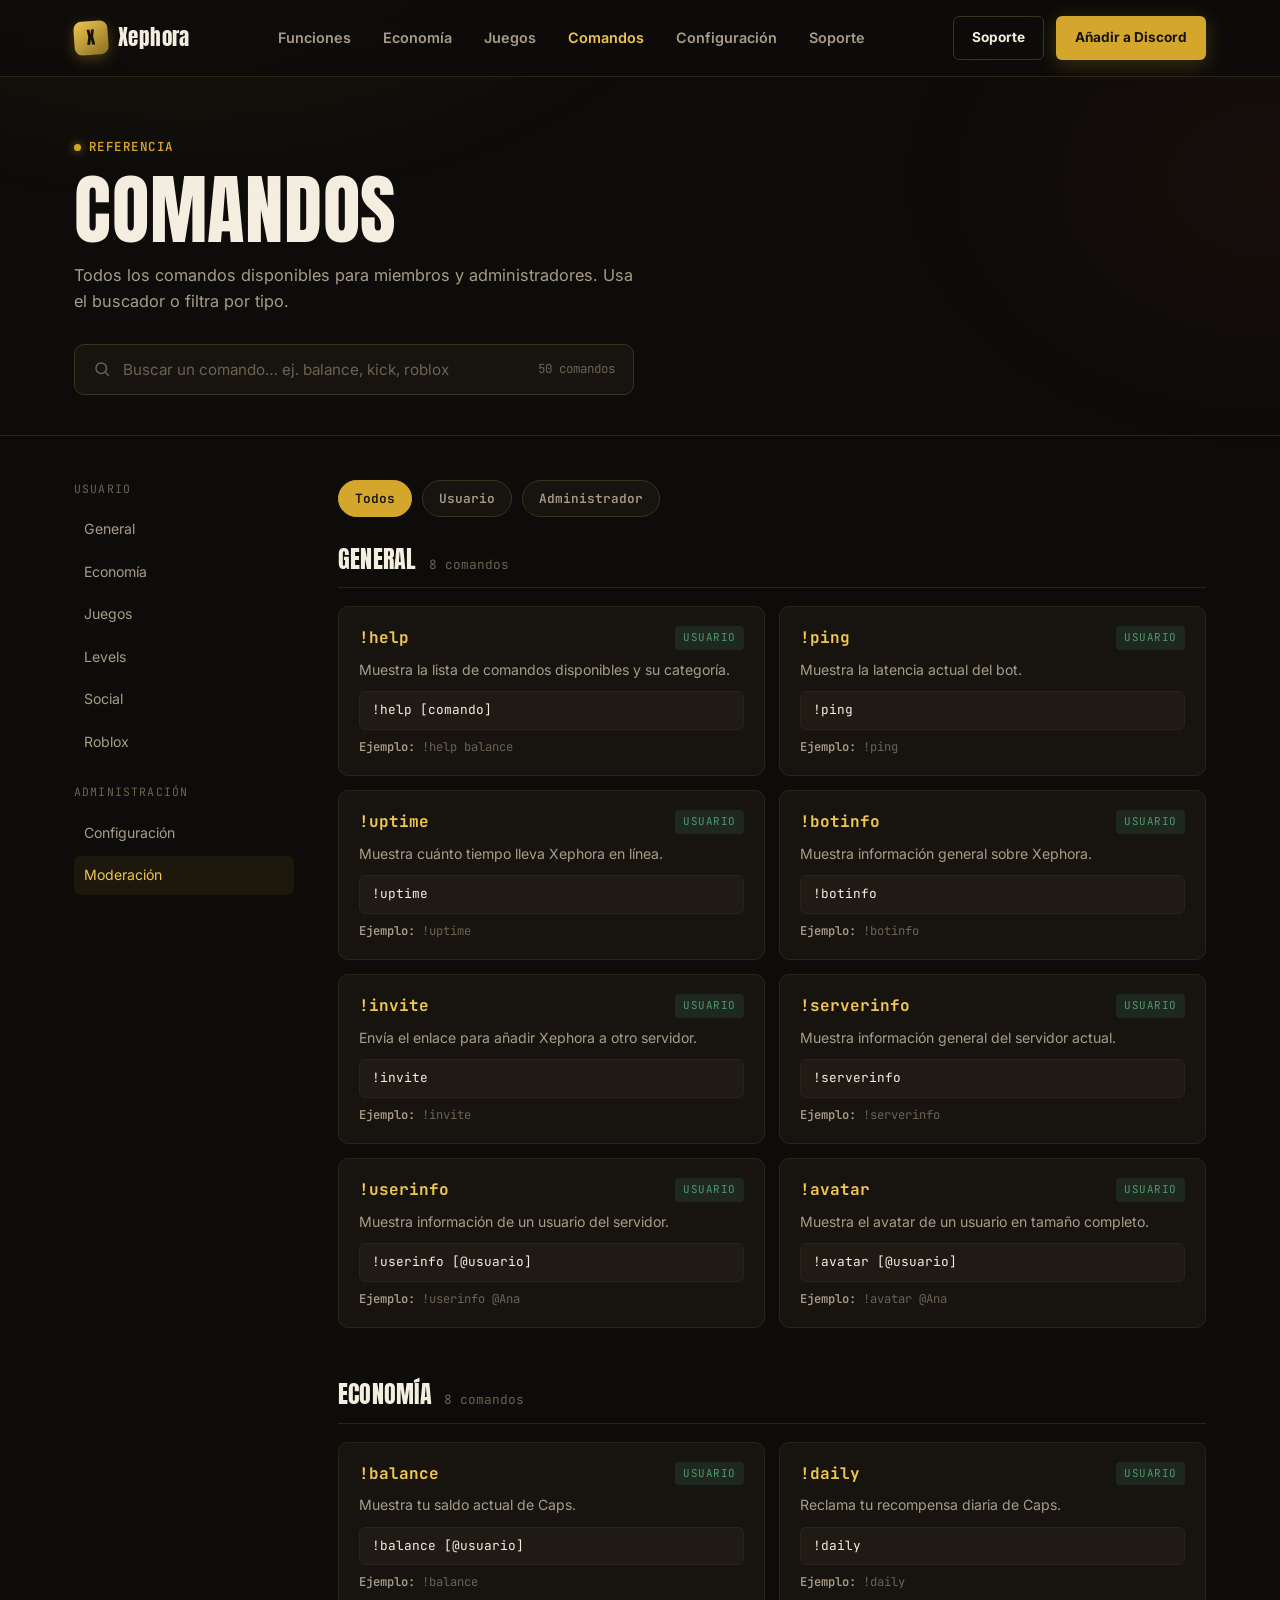
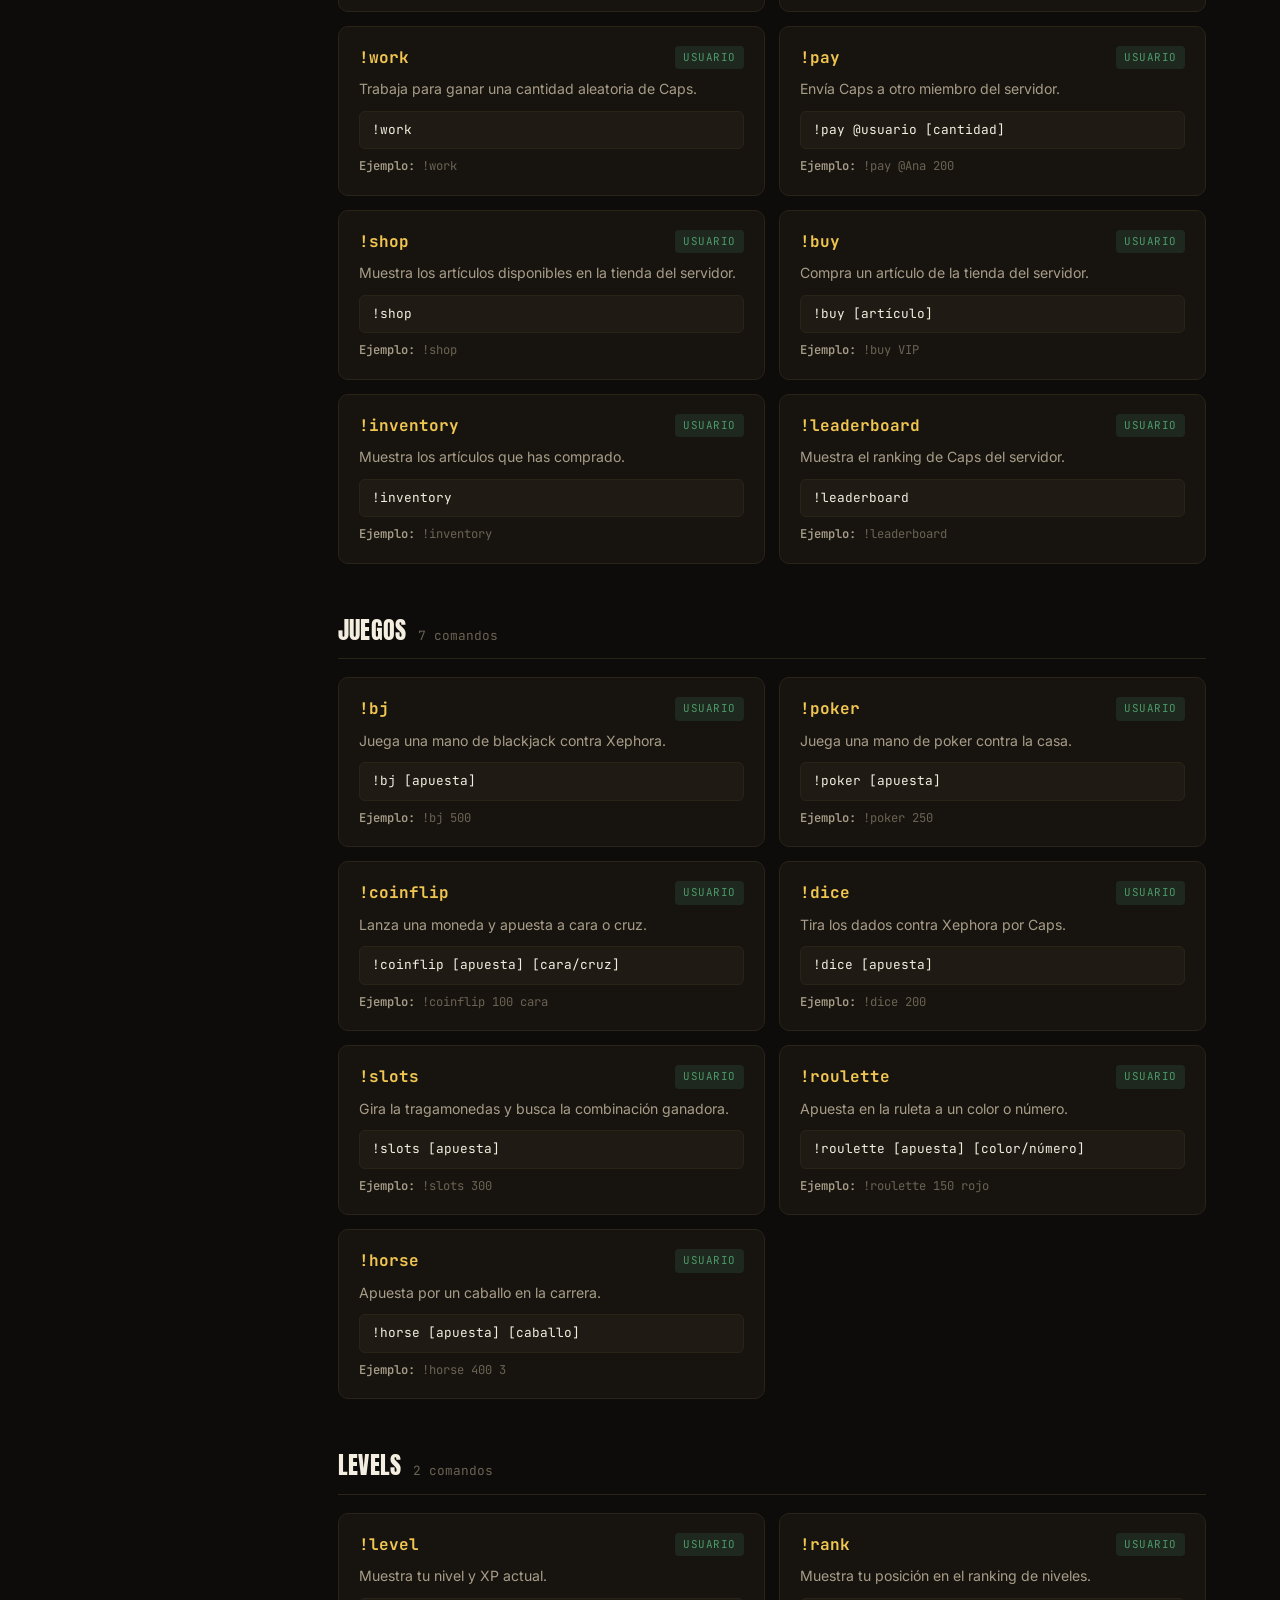
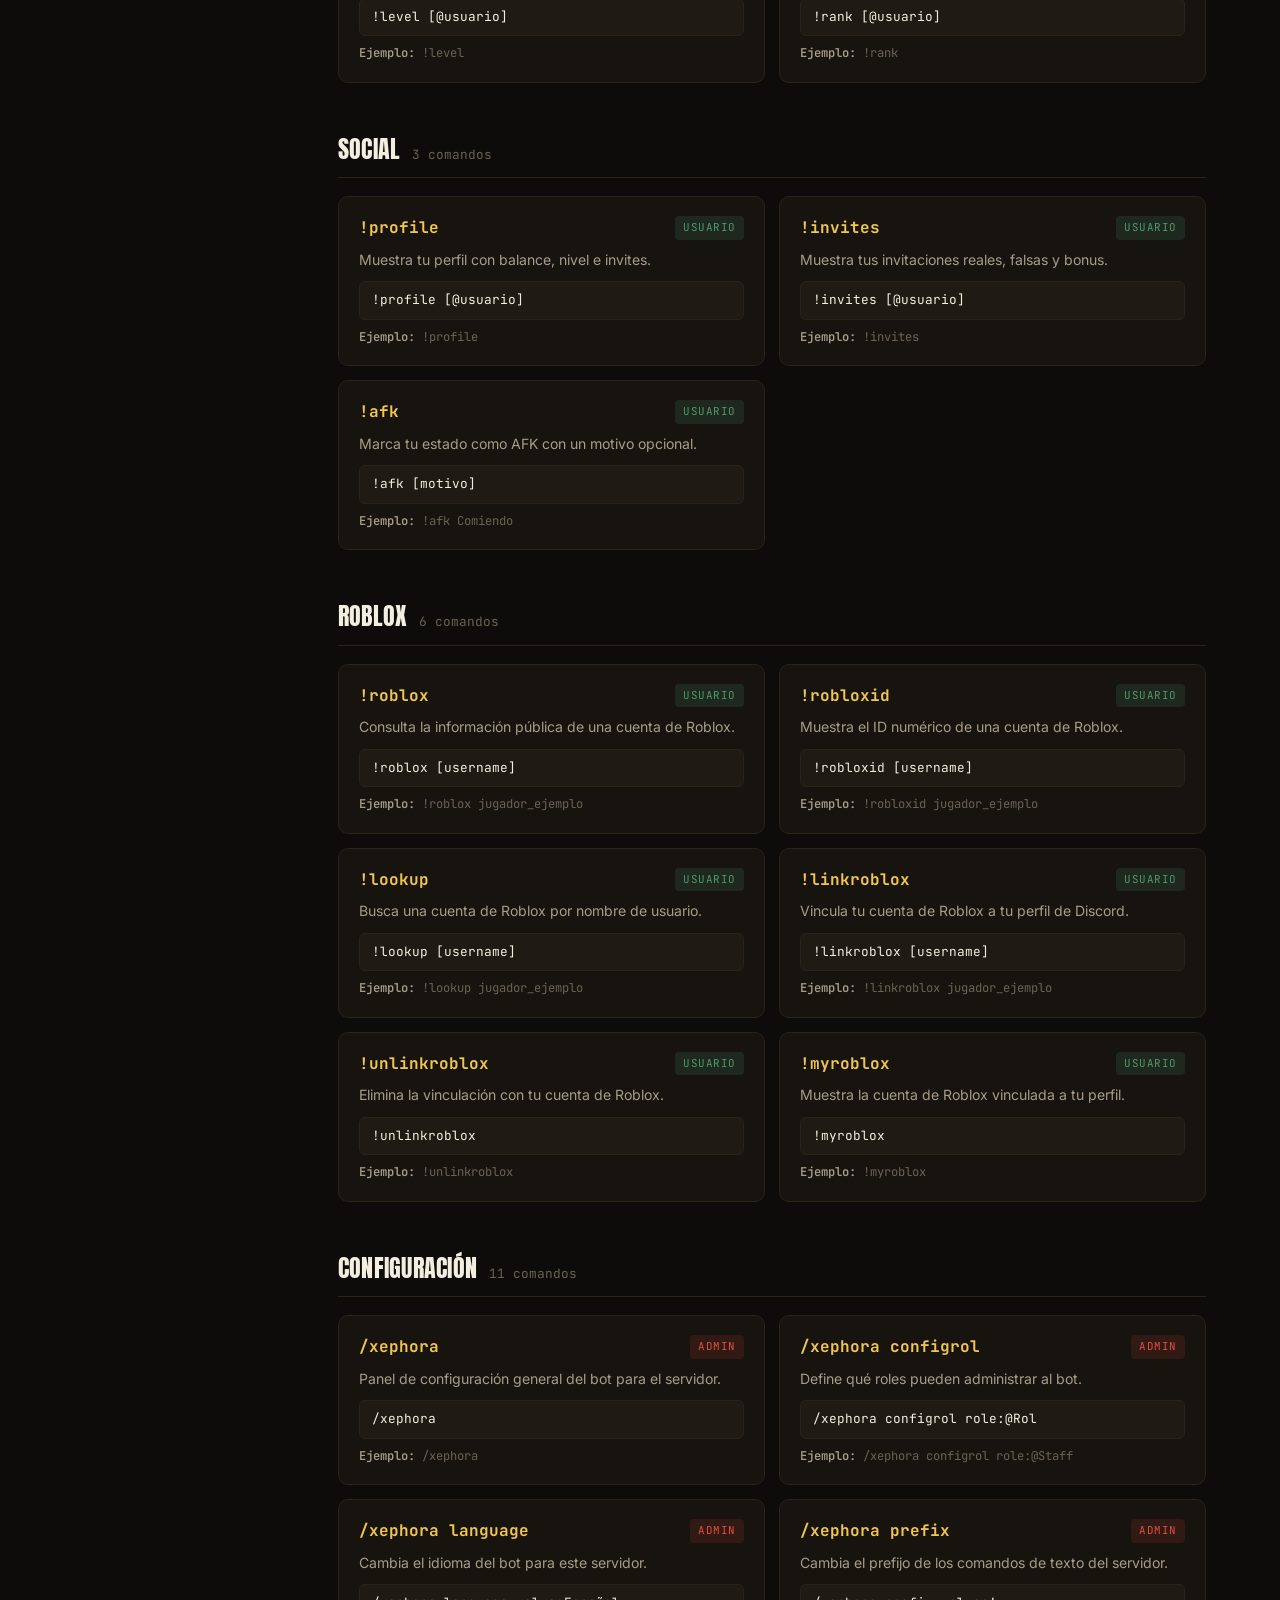
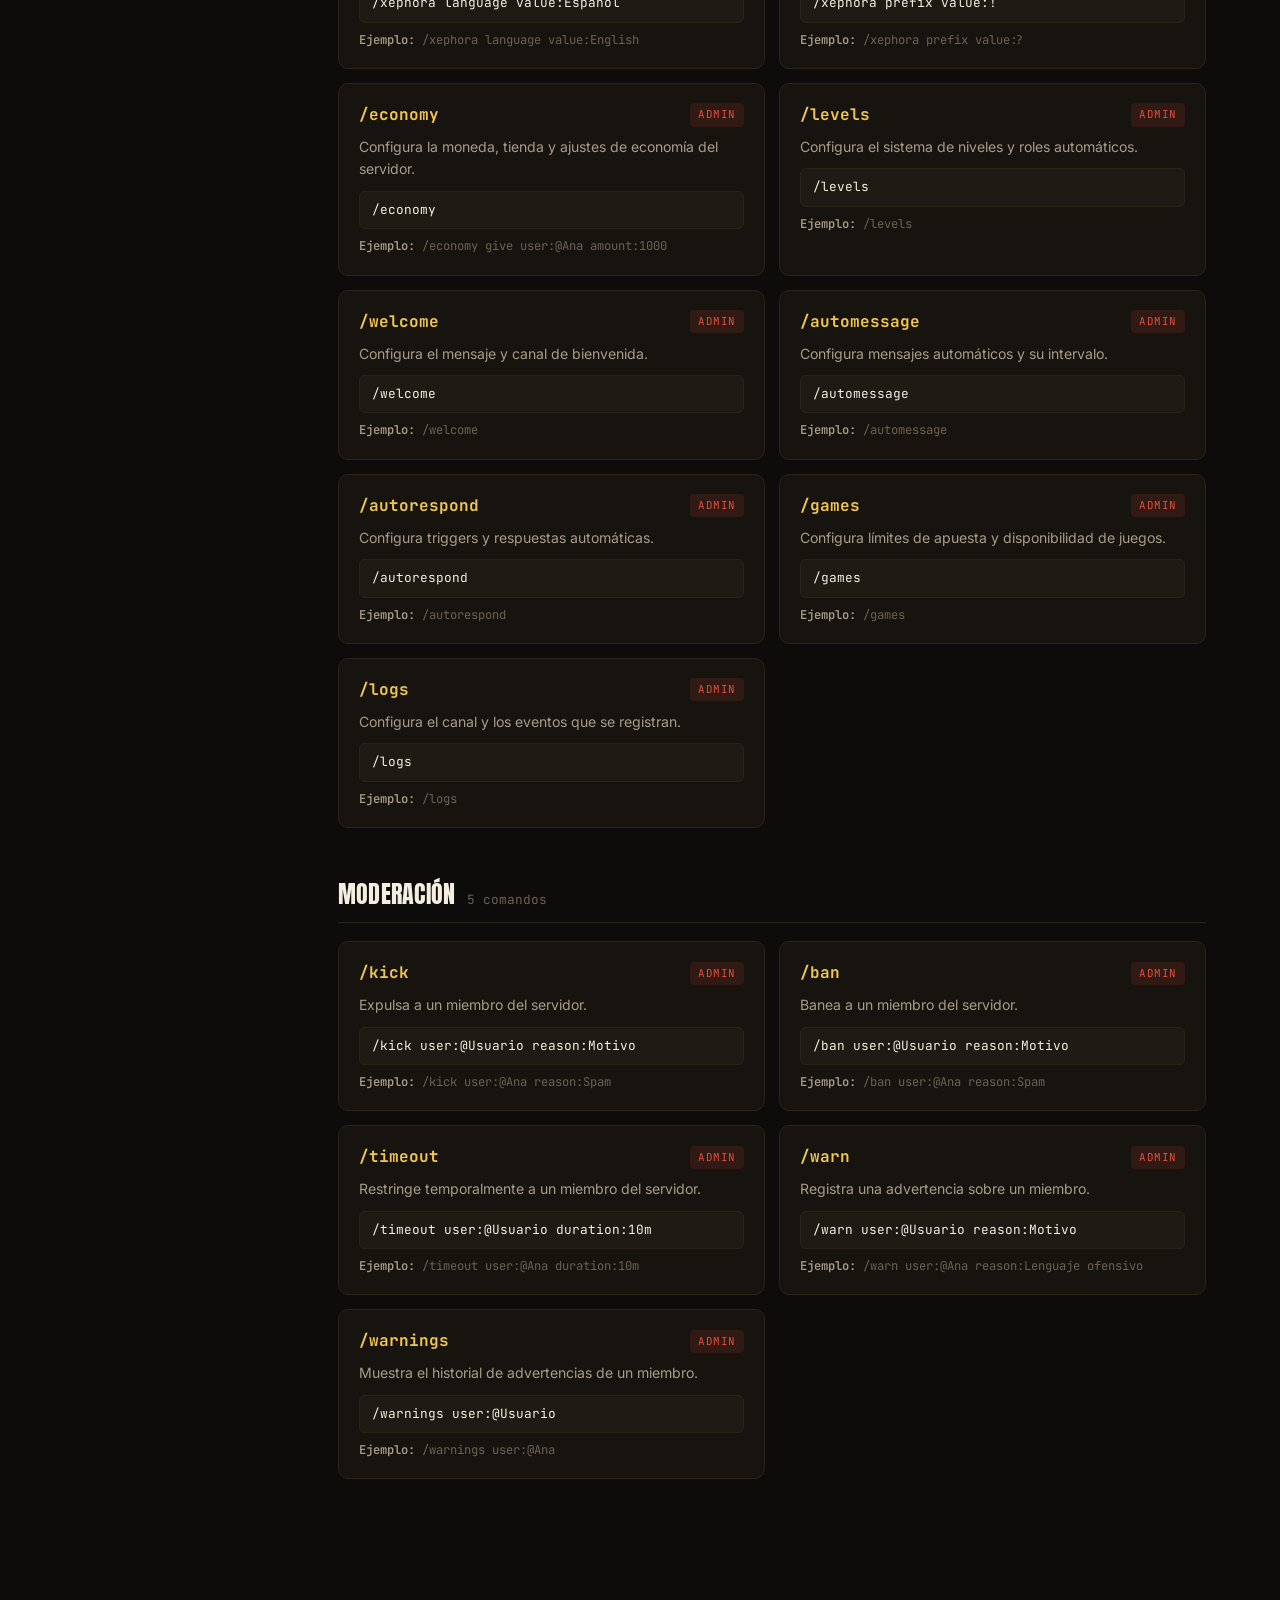
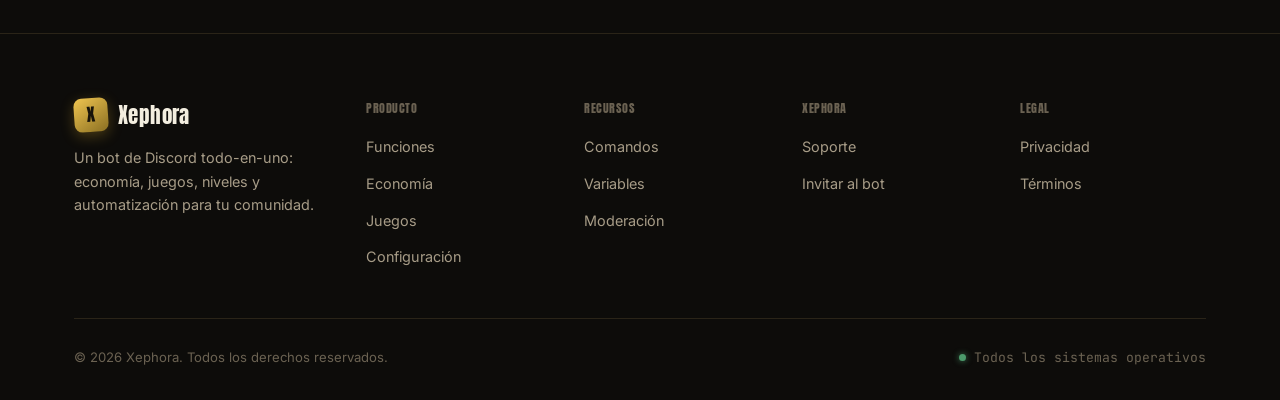
<file: docs.html>
<!DOCTYPE html>
<html lang="es">
<head>
<meta charset="UTF-8">
<meta name="viewport" content="width=device-width, initial-scale=1.0">
<title>Comandos — Xephora</title>
<meta name="description" content="Referencia completa de comandos de Xephora: economía, juegos, niveles, social, Roblox, moderación y configuración.">
<link rel="stylesheet" href="styles.css">
</head>
<body>

<!-- ============================= NAV ============================= -->
<nav class="nav">
  <div class="nav-inner">
    <a href="index.html" class="brand">
      <span class="brand-mark">X</span>
      Xephora
    </a>
    <ul class="nav-links" id="nav-links">
      <li><a href="index.html#features">Funciones</a></li>
      <li><a href="index.html#economy">Economía</a></li>
      <li><a href="index.html#games">Juegos</a></li>
      <li><a href="docs.html">Comandos</a></li>
      <li><a href="index.html#config">Configuración</a></li>
      <li><a href="index.html#support">Soporte</a></li>
    </ul>
    <div class="nav-cta">
      <a href="index.html#support" class="btn btn-ghost btn-sm">Soporte</a>
      <!-- TODO: reemplazar por la URL OAuth2 real del bot -->
      <a href="#" class="btn btn-primary btn-sm">Añadir a Discord</a>
    </div>
    <button class="nav-toggle" aria-label="Abrir menú" aria-expanded="false">
      <svg viewBox="0 0 24 24" fill="none" stroke="currentColor" stroke-width="2"><line x1="3" y1="6" x2="21" y2="6"/><line x1="3" y1="12" x2="21" y2="12"/><line x1="3" y1="18" x2="21" y2="18"/></svg>
    </button>
  </div>
</nav>

<!-- ============================= DOCS HERO ============================= -->
<header class="docs-hero">
  <div class="container">
    <span class="eyebrow">Referencia</span>
    <h1>Comandos</h1>
    <p>Todos los comandos disponibles para miembros y administradores. Usa el buscador o filtra por tipo.</p>
    <div class="search-bar">
      <svg viewBox="0 0 24 24" fill="none" stroke="currentColor" stroke-width="2"><circle cx="11" cy="11" r="7"/><path d="M21 21l-4.3-4.3"/></svg>
      <input type="text" id="docs-search" placeholder="Buscar un comando… ej. balance, kick, roblox" autocomplete="off">
      <span class="search-count" id="search-count">50 comandos</span>
    </div>
  </div>
</header>

<!-- ============================= DOCS BODY ============================= -->
<section class="docs-body">
  <div class="container">
    <div class="docs-layout">

      <!-- Sidebar -->
      <nav class="docs-nav" aria-label="Categorías de comandos">
        <div class="docs-nav-label">Usuario</div>
        <a href="#cat-general">General</a>
        <a href="#cat-economy">Economía</a>
        <a href="#cat-games">Juegos</a>
        <a href="#cat-levels">Levels</a>
        <a href="#cat-social">Social</a>
        <a href="#cat-roblox">Roblox</a>
        <div class="docs-nav-label">Administración</div>
        <a href="#cat-config">Configuración</a>
        <a href="#cat-moderation">Moderación</a>
      </nav>

      <!-- Main -->
      <div class="docs-main">

        <div class="filter-row">
          <button class="filter-chip active" data-filter="all">Todos</button>
          <button class="filter-chip" data-filter="user">Usuario</button>
          <button class="filter-chip" data-filter="admin">Administrador</button>
        </div>

        <div class="no-results" id="no-results">
          <svg viewBox="0 0 24 24" fill="none" stroke="currentColor" stroke-width="1.6"><circle cx="11" cy="11" r="7"/><path d="M21 21l-4.3-4.3"/></svg>
          <p>Ningún comando coincide con tu búsqueda.</p>
        </div>

        <!-- GENERAL -->
        <div class="docs-cat" id="cat-general">
          <div class="docs-cat-head"><h2>General</h2><span class="tally">8 comandos</span></div>
          <div class="cmd-grid">

            <div class="cmd-card" data-name="!help" data-desc="lista de comandos ayuda" data-audience="user">
              <div class="cmd-top"><span class="cmd-name">!help</span><span class="badge user">Usuario</span></div>
              <p class="cmd-desc">Muestra la lista de comandos disponibles y su categoría.</p>
              <div class="cmd-usage">!help [comando]</div>
              <div class="cmd-example"><b>Ejemplo:</b> !help balance</div>
            </div>

            <div class="cmd-card" data-name="!ping" data-desc="latencia velocidad respuesta" data-audience="user">
              <div class="cmd-top"><span class="cmd-name">!ping</span><span class="badge user">Usuario</span></div>
              <p class="cmd-desc">Muestra la latencia actual del bot.</p>
              <div class="cmd-usage">!ping</div>
              <div class="cmd-example"><b>Ejemplo:</b> !ping</div>
            </div>

            <div class="cmd-card" data-name="!uptime" data-desc="tiempo activo bot online" data-audience="user">
              <div class="cmd-top"><span class="cmd-name">!uptime</span><span class="badge user">Usuario</span></div>
              <p class="cmd-desc">Muestra cuánto tiempo lleva Xephora en línea.</p>
              <div class="cmd-usage">!uptime</div>
              <div class="cmd-example"><b>Ejemplo:</b> !uptime</div>
            </div>

            <div class="cmd-card" data-name="!botinfo" data-desc="informacion del bot version" data-audience="user">
              <div class="cmd-top"><span class="cmd-name">!botinfo</span><span class="badge user">Usuario</span></div>
              <p class="cmd-desc">Muestra información general sobre Xephora.</p>
              <div class="cmd-usage">!botinfo</div>
              <div class="cmd-example"><b>Ejemplo:</b> !botinfo</div>
            </div>

            <div class="cmd-card" data-name="!invite" data-desc="invitar bot añadir servidor" data-audience="user">
              <div class="cmd-top"><span class="cmd-name">!invite</span><span class="badge user">Usuario</span></div>
              <p class="cmd-desc">Envía el enlace para añadir Xephora a otro servidor.</p>
              <div class="cmd-usage">!invite</div>
              <div class="cmd-example"><b>Ejemplo:</b> !invite</div>
            </div>

            <div class="cmd-card" data-name="!serverinfo" data-desc="informacion del servidor" data-audience="user">
              <div class="cmd-top"><span class="cmd-name">!serverinfo</span><span class="badge user">Usuario</span></div>
              <p class="cmd-desc">Muestra información general del servidor actual.</p>
              <div class="cmd-usage">!serverinfo</div>
              <div class="cmd-example"><b>Ejemplo:</b> !serverinfo</div>
            </div>

            <div class="cmd-card" data-name="!userinfo" data-desc="informacion de usuario perfil" data-audience="user">
              <div class="cmd-top"><span class="cmd-name">!userinfo</span><span class="badge user">Usuario</span></div>
              <p class="cmd-desc">Muestra información de un usuario del servidor.</p>
              <div class="cmd-usage">!userinfo [@usuario]</div>
              <div class="cmd-example"><b>Ejemplo:</b> !userinfo @Ana</div>
            </div>

            <div class="cmd-card" data-name="!avatar" data-desc="avatar foto perfil roblox discord" data-audience="user">
              <div class="cmd-top"><span class="cmd-name">!avatar</span><span class="badge user">Usuario</span></div>
              <p class="cmd-desc">Muestra el avatar de un usuario en tamaño completo.</p>
              <div class="cmd-usage">!avatar [@usuario]</div>
              <div class="cmd-example"><b>Ejemplo:</b> !avatar @Ana</div>
            </div>

          </div>
        </div>

        <!-- ECONOMY -->
        <div class="docs-cat" id="cat-economy">
          <div class="docs-cat-head"><h2>Economía</h2><span class="tally">8 comandos</span></div>
          <div class="cmd-grid">

            <div class="cmd-card" data-name="!balance" data-desc="caps saldo dinero economia" data-audience="user">
              <div class="cmd-top"><span class="cmd-name">!balance</span><span class="badge user">Usuario</span></div>
              <p class="cmd-desc">Muestra tu saldo actual de Caps.</p>
              <div class="cmd-usage">!balance [@usuario]</div>
              <div class="cmd-example"><b>Ejemplo:</b> !balance</div>
            </div>

            <div class="cmd-card" data-name="!daily" data-desc="recompensa diaria caps" data-audience="user">
              <div class="cmd-top"><span class="cmd-name">!daily</span><span class="badge user">Usuario</span></div>
              <p class="cmd-desc">Reclama tu recompensa diaria de Caps.</p>
              <div class="cmd-usage">!daily</div>
              <div class="cmd-example"><b>Ejemplo:</b> !daily</div>
            </div>

            <div class="cmd-card" data-name="!work" data-desc="trabajar ganar caps" data-audience="user">
              <div class="cmd-top"><span class="cmd-name">!work</span><span class="badge user">Usuario</span></div>
              <p class="cmd-desc">Trabaja para ganar una cantidad aleatoria de Caps.</p>
              <div class="cmd-usage">!work</div>
              <div class="cmd-example"><b>Ejemplo:</b> !work</div>
            </div>

            <div class="cmd-card" data-name="!pay" data-desc="pagar enviar transferir caps" data-audience="user">
              <div class="cmd-top"><span class="cmd-name">!pay</span><span class="badge user">Usuario</span></div>
              <p class="cmd-desc">Envía Caps a otro miembro del servidor.</p>
              <div class="cmd-usage">!pay @usuario [cantidad]</div>
              <div class="cmd-example"><b>Ejemplo:</b> !pay @Ana 200</div>
            </div>

            <div class="cmd-card" data-name="!shop" data-desc="tienda comprar objetos" data-audience="user">
              <div class="cmd-top"><span class="cmd-name">!shop</span><span class="badge user">Usuario</span></div>
              <p class="cmd-desc">Muestra los artículos disponibles en la tienda del servidor.</p>
              <div class="cmd-usage">!shop</div>
              <div class="cmd-example"><b>Ejemplo:</b> !shop</div>
            </div>

            <div class="cmd-card" data-name="!buy" data-desc="comprar tienda articulo" data-audience="user">
              <div class="cmd-top"><span class="cmd-name">!buy</span><span class="badge user">Usuario</span></div>
              <p class="cmd-desc">Compra un artículo de la tienda del servidor.</p>
              <div class="cmd-usage">!buy [artículo]</div>
              <div class="cmd-example"><b>Ejemplo:</b> !buy VIP</div>
            </div>

            <div class="cmd-card" data-name="!inventory" data-desc="inventario objetos comprados" data-audience="user">
              <div class="cmd-top"><span class="cmd-name">!inventory</span><span class="badge user">Usuario</span></div>
              <p class="cmd-desc">Muestra los artículos que has comprado.</p>
              <div class="cmd-usage">!inventory</div>
              <div class="cmd-example"><b>Ejemplo:</b> !inventory</div>
            </div>

            <div class="cmd-card" data-name="!leaderboard" data-desc="ranking top caps economia" data-audience="user">
              <div class="cmd-top"><span class="cmd-name">!leaderboard</span><span class="badge user">Usuario</span></div>
              <p class="cmd-desc">Muestra el ranking de Caps del servidor.</p>
              <div class="cmd-usage">!leaderboard</div>
              <div class="cmd-example"><b>Ejemplo:</b> !leaderboard</div>
            </div>

          </div>
        </div>

        <!-- GAMES -->
        <div class="docs-cat" id="cat-games">
          <div class="docs-cat-head"><h2>Juegos</h2><span class="tally">7 comandos</span></div>
          <div class="cmd-grid">

            <div class="cmd-card" data-name="!blackjack !bj" data-desc="blackjack cartas 21 apuesta" data-audience="user">
              <div class="cmd-top"><span class="cmd-name">!bj</span><span class="badge user">Usuario</span></div>
              <p class="cmd-desc">Juega una mano de blackjack contra Xephora.</p>
              <div class="cmd-usage">!bj [apuesta]</div>
              <div class="cmd-example"><b>Ejemplo:</b> !bj 500</div>
            </div>

            <div class="cmd-card" data-name="!poker" data-desc="poker cartas apuesta" data-audience="user">
              <div class="cmd-top"><span class="cmd-name">!poker</span><span class="badge user">Usuario</span></div>
              <p class="cmd-desc">Juega una mano de poker contra la casa.</p>
              <div class="cmd-usage">!poker [apuesta]</div>
              <div class="cmd-example"><b>Ejemplo:</b> !poker 250</div>
            </div>

            <div class="cmd-card" data-name="!coinflip" data-desc="cara cruz moneda apuesta" data-audience="user">
              <div class="cmd-top"><span class="cmd-name">!coinflip</span><span class="badge user">Usuario</span></div>
              <p class="cmd-desc">Lanza una moneda y apuesta a cara o cruz.</p>
              <div class="cmd-usage">!coinflip [apuesta] [cara/cruz]</div>
              <div class="cmd-example"><b>Ejemplo:</b> !coinflip 100 cara</div>
            </div>

            <div class="cmd-card" data-name="!dice" data-desc="dados apuesta multiplicador" data-audience="user">
              <div class="cmd-top"><span class="cmd-name">!dice</span><span class="badge user">Usuario</span></div>
              <p class="cmd-desc">Tira los dados contra Xephora por Caps.</p>
              <div class="cmd-usage">!dice [apuesta]</div>
              <div class="cmd-example"><b>Ejemplo:</b> !dice 200</div>
            </div>

            <div class="cmd-card" data-name="!slots" data-desc="tragamonedas slots simbolos" data-audience="user">
              <div class="cmd-top"><span class="cmd-name">!slots</span><span class="badge user">Usuario</span></div>
              <p class="cmd-desc">Gira la tragamonedas y busca la combinación ganadora.</p>
              <div class="cmd-usage">!slots [apuesta]</div>
              <div class="cmd-example"><b>Ejemplo:</b> !slots 300</div>
            </div>

            <div class="cmd-card" data-name="!roulette" data-desc="ruleta rojo negro verde numero" data-audience="user">
              <div class="cmd-top"><span class="cmd-name">!roulette</span><span class="badge user">Usuario</span></div>
              <p class="cmd-desc">Apuesta en la ruleta a un color o número.</p>
              <div class="cmd-usage">!roulette [apuesta] [color/número]</div>
              <div class="cmd-example"><b>Ejemplo:</b> !roulette 150 rojo</div>
            </div>

            <div class="cmd-card" data-name="!horse" data-desc="carrera caballos horse racing" data-audience="user">
              <div class="cmd-top"><span class="cmd-name">!horse</span><span class="badge user">Usuario</span></div>
              <p class="cmd-desc">Apuesta por un caballo en la carrera.</p>
              <div class="cmd-usage">!horse [apuesta] [caballo]</div>
              <div class="cmd-example"><b>Ejemplo:</b> !horse 400 3</div>
            </div>

          </div>
        </div>

        <!-- LEVELS -->
        <div class="docs-cat" id="cat-levels">
          <div class="docs-cat-head"><h2>Levels</h2><span class="tally">2 comandos</span></div>
          <div class="cmd-grid">

            <div class="cmd-card" data-name="!level" data-desc="nivel xp experiencia" data-audience="user">
              <div class="cmd-top"><span class="cmd-name">!level</span><span class="badge user">Usuario</span></div>
              <p class="cmd-desc">Muestra tu nivel y XP actual.</p>
              <div class="cmd-usage">!level [@usuario]</div>
              <div class="cmd-example"><b>Ejemplo:</b> !level</div>
            </div>

            <div class="cmd-card" data-name="!rank" data-desc="rango posicion ranking nivel" data-audience="user">
              <div class="cmd-top"><span class="cmd-name">!rank</span><span class="badge user">Usuario</span></div>
              <p class="cmd-desc">Muestra tu posición en el ranking de niveles.</p>
              <div class="cmd-usage">!rank [@usuario]</div>
              <div class="cmd-example"><b>Ejemplo:</b> !rank</div>
            </div>

          </div>
        </div>

        <!-- SOCIAL -->
        <div class="docs-cat" id="cat-social">
          <div class="docs-cat-head"><h2>Social</h2><span class="tally">3 comandos</span></div>
          <div class="cmd-grid">

            <div class="cmd-card" data-name="!profile" data-desc="perfil usuario resumen" data-audience="user">
              <div class="cmd-top"><span class="cmd-name">!profile</span><span class="badge user">Usuario</span></div>
              <p class="cmd-desc">Muestra tu perfil con balance, nivel e invites.</p>
              <div class="cmd-usage">!profile [@usuario]</div>
              <div class="cmd-example"><b>Ejemplo:</b> !profile</div>
            </div>

            <div class="cmd-card" data-name="!invites" data-desc="invitaciones reales falsas server" data-audience="user">
              <div class="cmd-top"><span class="cmd-name">!invites</span><span class="badge user">Usuario</span></div>
              <p class="cmd-desc">Muestra tus invitaciones reales, falsas y bonus.</p>
              <div class="cmd-usage">!invites [@usuario]</div>
              <div class="cmd-example"><b>Ejemplo:</b> !invites</div>
            </div>

            <div class="cmd-card" data-name="!afk" data-desc="ausente estado motivo" data-audience="user">
              <div class="cmd-top"><span class="cmd-name">!afk</span><span class="badge user">Usuario</span></div>
              <p class="cmd-desc">Marca tu estado como AFK con un motivo opcional.</p>
              <div class="cmd-usage">!afk [motivo]</div>
              <div class="cmd-example"><b>Ejemplo:</b> !afk Comiendo</div>
            </div>

          </div>
        </div>

        <!-- ROBLOX -->
        <div class="docs-cat" id="cat-roblox">
          <div class="docs-cat-head"><h2>Roblox</h2><span class="tally">6 comandos</span></div>
          <div class="cmd-grid">

            <div class="cmd-card" data-name="!roblox" data-desc="roblox cuenta perfil consulta" data-audience="user">
              <div class="cmd-top"><span class="cmd-name">!roblox</span><span class="badge user">Usuario</span></div>
              <p class="cmd-desc">Consulta la información pública de una cuenta de Roblox.</p>
              <div class="cmd-usage">!roblox [username]</div>
              <div class="cmd-example"><b>Ejemplo:</b> !roblox jugador_ejemplo</div>
            </div>

            <div class="cmd-card" data-name="!robloxid" data-desc="roblox id numero cuenta" data-audience="user">
              <div class="cmd-top"><span class="cmd-name">!robloxid</span><span class="badge user">Usuario</span></div>
              <p class="cmd-desc">Muestra el ID numérico de una cuenta de Roblox.</p>
              <div class="cmd-usage">!robloxid [username]</div>
              <div class="cmd-example"><b>Ejemplo:</b> !robloxid jugador_ejemplo</div>
            </div>

            <div class="cmd-card" data-name="!lookup" data-desc="buscar roblox cuenta username" data-audience="user">
              <div class="cmd-top"><span class="cmd-name">!lookup</span><span class="badge user">Usuario</span></div>
              <p class="cmd-desc">Busca una cuenta de Roblox por nombre de usuario.</p>
              <div class="cmd-usage">!lookup [username]</div>
              <div class="cmd-example"><b>Ejemplo:</b> !lookup jugador_ejemplo</div>
            </div>

            <div class="cmd-card" data-name="!linkroblox" data-desc="vincular enlazar cuenta roblox" data-audience="user">
              <div class="cmd-top"><span class="cmd-name">!linkroblox</span><span class="badge user">Usuario</span></div>
              <p class="cmd-desc">Vincula tu cuenta de Roblox a tu perfil de Discord.</p>
              <div class="cmd-usage">!linkroblox [username]</div>
              <div class="cmd-example"><b>Ejemplo:</b> !linkroblox jugador_ejemplo</div>
            </div>

            <div class="cmd-card" data-name="!unlinkroblox" data-desc="desvincular quitar cuenta roblox" data-audience="user">
              <div class="cmd-top"><span class="cmd-name">!unlinkroblox</span><span class="badge user">Usuario</span></div>
              <p class="cmd-desc">Elimina la vinculación con tu cuenta de Roblox.</p>
              <div class="cmd-usage">!unlinkroblox</div>
              <div class="cmd-example"><b>Ejemplo:</b> !unlinkroblox</div>
            </div>

            <div class="cmd-card" data-name="!myroblox" data-desc="mi cuenta roblox vinculada" data-audience="user">
              <div class="cmd-top"><span class="cmd-name">!myroblox</span><span class="badge user">Usuario</span></div>
              <p class="cmd-desc">Muestra la cuenta de Roblox vinculada a tu perfil.</p>
              <div class="cmd-usage">!myroblox</div>
              <div class="cmd-example"><b>Ejemplo:</b> !myroblox</div>
            </div>

          </div>
        </div>

        <!-- CONFIG / ADMIN -->
        <div class="docs-cat" id="cat-config">
          <div class="docs-cat-head"><h2>Configuración</h2><span class="tally">11 comandos</span></div>
          <div class="cmd-grid">

            <div class="cmd-card" data-name="/xephora" data-desc="configuracion general roles admin" data-audience="admin">
              <div class="cmd-top"><span class="cmd-name">/xephora</span><span class="badge admin">Admin</span></div>
              <p class="cmd-desc">Panel de configuración general del bot para el servidor.</p>
              <div class="cmd-usage">/xephora</div>
              <div class="cmd-example"><b>Ejemplo:</b> /xephora</div>
            </div>

            <div class="cmd-card" data-name="/xephora configrol" data-desc="roles administradores permisos" data-audience="admin">
              <div class="cmd-top"><span class="cmd-name">/xephora configrol</span><span class="badge admin">Admin</span></div>
              <p class="cmd-desc">Define qué roles pueden administrar al bot.</p>
              <div class="cmd-usage">/xephora configrol role:@Rol</div>
              <div class="cmd-example"><b>Ejemplo:</b> /xephora configrol role:@Staff</div>
            </div>

            <div class="cmd-card" data-name="/xephora language" data-desc="idioma español ingles" data-audience="admin">
              <div class="cmd-top"><span class="cmd-name">/xephora language</span><span class="badge admin">Admin</span></div>
              <p class="cmd-desc">Cambia el idioma del bot para este servidor.</p>
              <div class="cmd-usage">/xephora language value:Español</div>
              <div class="cmd-example"><b>Ejemplo:</b> /xephora language value:English</div>
            </div>

            <div class="cmd-card" data-name="/xephora prefix" data-desc="prefijo cambiar comandos texto" data-audience="admin">
              <div class="cmd-top"><span class="cmd-name">/xephora prefix</span><span class="badge admin">Admin</span></div>
              <p class="cmd-desc">Cambia el prefijo de los comandos de texto del servidor.</p>
              <div class="cmd-usage">/xephora prefix value:!</div>
              <div class="cmd-example"><b>Ejemplo:</b> /xephora prefix value:?</div>
            </div>

            <div class="cmd-card" data-name="/economy" data-desc="configurar economia moneda nombre" data-audience="admin">
              <div class="cmd-top"><span class="cmd-name">/economy</span><span class="badge admin">Admin</span></div>
              <p class="cmd-desc">Configura la moneda, tienda y ajustes de economía del servidor.</p>
              <div class="cmd-usage">/economy</div>
              <div class="cmd-example"><b>Ejemplo:</b> /economy give user:@Ana amount:1000</div>
            </div>

            <div class="cmd-card" data-name="/levels" data-desc="configurar niveles roles xp" data-audience="admin">
              <div class="cmd-top"><span class="cmd-name">/levels</span><span class="badge admin">Admin</span></div>
              <p class="cmd-desc">Configura el sistema de niveles y roles automáticos.</p>
              <div class="cmd-usage">/levels</div>
              <div class="cmd-example"><b>Ejemplo:</b> /levels</div>
            </div>

            <div class="cmd-card" data-name="/welcome" data-desc="configurar bienvenida embed canal" data-audience="admin">
              <div class="cmd-top"><span class="cmd-name">/welcome</span><span class="badge admin">Admin</span></div>
              <p class="cmd-desc">Configura el mensaje y canal de bienvenida.</p>
              <div class="cmd-usage">/welcome</div>
              <div class="cmd-example"><b>Ejemplo:</b> /welcome</div>
            </div>

            <div class="cmd-card" data-name="/automessage" data-desc="mensajes automaticos intervalo" data-audience="admin">
              <div class="cmd-top"><span class="cmd-name">/automessage</span><span class="badge admin">Admin</span></div>
              <p class="cmd-desc">Configura mensajes automáticos y su intervalo.</p>
              <div class="cmd-usage">/automessage</div>
              <div class="cmd-example"><b>Ejemplo:</b> /automessage</div>
            </div>

            <div class="cmd-card" data-name="/autorespond" data-desc="respuestas automaticas trigger" data-audience="admin">
              <div class="cmd-top"><span class="cmd-name">/autorespond</span><span class="badge admin">Admin</span></div>
              <p class="cmd-desc">Configura triggers y respuestas automáticas.</p>
              <div class="cmd-usage">/autorespond</div>
              <div class="cmd-example"><b>Ejemplo:</b> /autorespond</div>
            </div>

            <div class="cmd-card" data-name="/games" data-desc="configurar juegos limites apuestas" data-audience="admin">
              <div class="cmd-top"><span class="cmd-name">/games</span><span class="badge admin">Admin</span></div>
              <p class="cmd-desc">Configura límites de apuesta y disponibilidad de juegos.</p>
              <div class="cmd-usage">/games</div>
              <div class="cmd-example"><b>Ejemplo:</b> /games</div>
            </div>

            <div class="cmd-card" data-name="/logs" data-desc="configurar canal de logs registro" data-audience="admin">
              <div class="cmd-top"><span class="cmd-name">/logs</span><span class="badge admin">Admin</span></div>
              <p class="cmd-desc">Configura el canal y los eventos que se registran.</p>
              <div class="cmd-usage">/logs</div>
              <div class="cmd-example"><b>Ejemplo:</b> /logs</div>
            </div>

          </div>
        </div>

        <!-- MODERATION -->
        <div class="docs-cat" id="cat-moderation">
          <div class="docs-cat-head"><h2>Moderación</h2><span class="tally">5 comandos</span></div>
          <div class="cmd-grid">

            <div class="cmd-card" data-name="/kick" data-desc="expulsar usuario servidor" data-audience="admin">
              <div class="cmd-top"><span class="cmd-name">/kick</span><span class="badge admin">Admin</span></div>
              <p class="cmd-desc">Expulsa a un miembro del servidor.</p>
              <div class="cmd-usage">/kick user:@Usuario reason:Motivo</div>
              <div class="cmd-example"><b>Ejemplo:</b> /kick user:@Ana reason:Spam</div>
            </div>

            <div class="cmd-card" data-name="/ban" data-desc="banear usuario servidor" data-audience="admin">
              <div class="cmd-top"><span class="cmd-name">/ban</span><span class="badge admin">Admin</span></div>
              <p class="cmd-desc">Banea a un miembro del servidor.</p>
              <div class="cmd-usage">/ban user:@Usuario reason:Motivo</div>
              <div class="cmd-example"><b>Ejemplo:</b> /ban user:@Ana reason:Spam</div>
            </div>

            <div class="cmd-card" data-name="/timeout" data-desc="silenciar restringir tiempo" data-audience="admin">
              <div class="cmd-top"><span class="cmd-name">/timeout</span><span class="badge admin">Admin</span></div>
              <p class="cmd-desc">Restringe temporalmente a un miembro del servidor.</p>
              <div class="cmd-usage">/timeout user:@Usuario duration:10m</div>
              <div class="cmd-example"><b>Ejemplo:</b> /timeout user:@Ana duration:10m</div>
            </div>

            <div class="cmd-card" data-name="/warn" data-desc="advertencia amonestar usuario" data-audience="admin">
              <div class="cmd-top"><span class="cmd-name">/warn</span><span class="badge admin">Admin</span></div>
              <p class="cmd-desc">Registra una advertencia sobre un miembro.</p>
              <div class="cmd-usage">/warn user:@Usuario reason:Motivo</div>
              <div class="cmd-example"><b>Ejemplo:</b> /warn user:@Ana reason:Lenguaje ofensivo</div>
            </div>

            <div class="cmd-card" data-name="/warnings" data-desc="ver advertencias historial" data-audience="admin">
              <div class="cmd-top"><span class="cmd-name">/warnings</span><span class="badge admin">Admin</span></div>
              <p class="cmd-desc">Muestra el historial de advertencias de un miembro.</p>
              <div class="cmd-usage">/warnings user:@Usuario</div>
              <div class="cmd-example"><b>Ejemplo:</b> /warnings user:@Ana</div>
            </div>

          </div>
        </div>

      </div>
    </div>
  </div>
</section>

<!-- ============================= FOOTER ============================= -->
<footer>
  <div class="container">
    <div class="footer-grid">
      <div class="footer-brand">
        <a href="index.html" class="brand"><span class="brand-mark">X</span>Xephora</a>
        <p>Un bot de Discord todo-en-uno: economía, juegos, niveles y automatización para tu comunidad.</p>
      </div>
      <div class="footer-col">
        <h4>Producto</h4>
        <ul>
          <li><a href="index.html#features">Funciones</a></li>
          <li><a href="index.html#economy">Economía</a></li>
          <li><a href="index.html#games">Juegos</a></li>
          <li><a href="index.html#config">Configuración</a></li>
        </ul>
      </div>
      <div class="footer-col">
        <h4>Recursos</h4>
        <ul>
          <li><a href="docs.html">Comandos</a></li>
          <li><a href="index.html#variables">Variables</a></li>
          <li><a href="index.html#moderation">Moderación</a></li>
        </ul>
      </div>
      <div class="footer-col">
        <h4>Xephora</h4>
        <ul>
          <li><a href="index.html#support">Soporte</a></li>
          <!-- TODO: reemplazar por la URL OAuth2 real del bot -->
          <li><a href="#">Invitar al bot</a></li>
        </ul>
      </div>
      <div class="footer-col">
        <h4>Legal</h4>
        <ul>
          <li><a href="privacy.html">Privacidad</a></li>
          <li><a href="terms.html">Términos</a></li>
        </ul>
      </div>
    </div>
    <div class="footer-bottom">
      <span>© 2026 Xephora. Todos los derechos reservados.</span>
      <span class="status"><span class="dot"></span>Todos los sistemas operativos</span>
    </div>
  </div>
</footer>

<script src="script.js"></script>
</body>
</html>
</file>
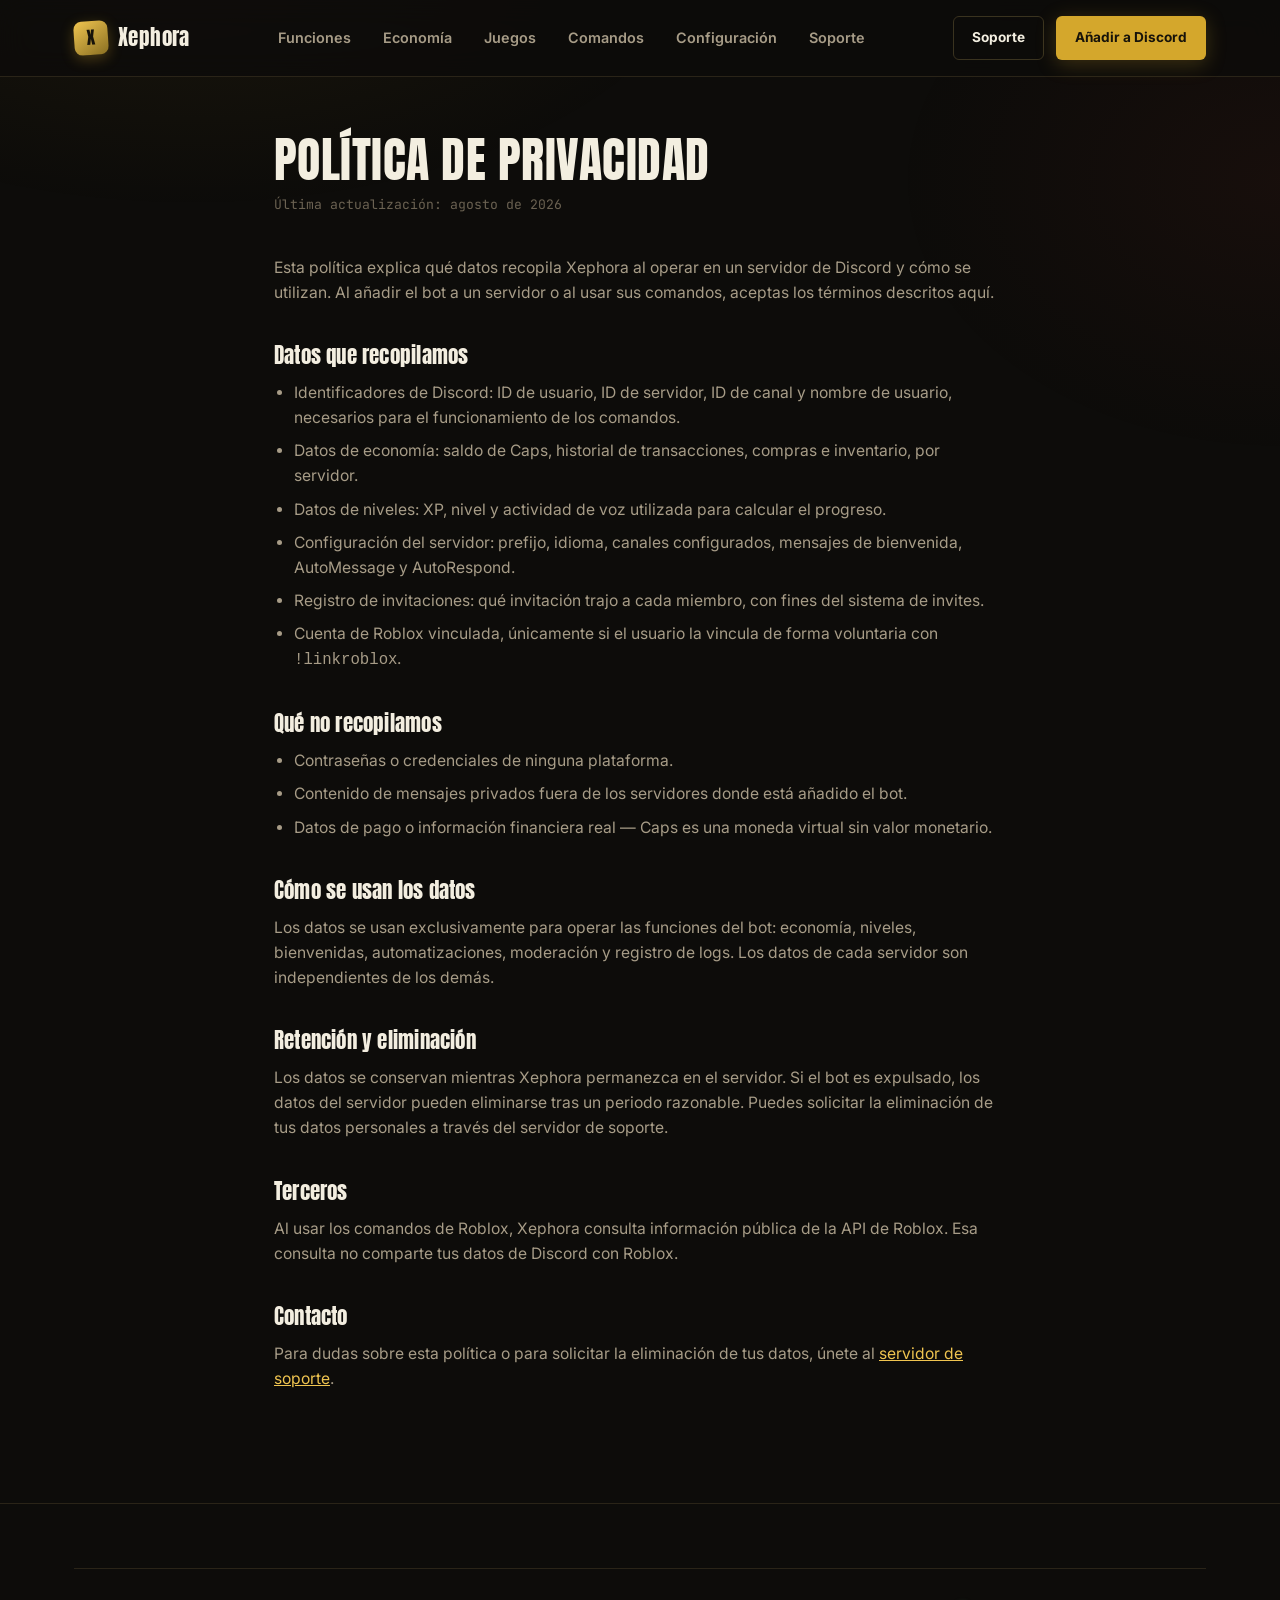
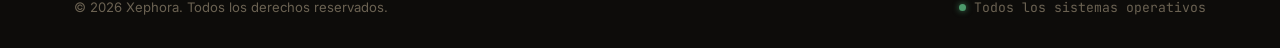
<file: privacy.html>
<!DOCTYPE html>
<html lang="es">
<head>
<meta charset="UTF-8">
<meta name="viewport" content="width=device-width, initial-scale=1.0">
<title>Privacidad — Xephora</title>
<link rel="stylesheet" href="styles.css">
</head>
<body>

<nav class="nav">
  <div class="nav-inner">
    <a href="index.html" class="brand"><span class="brand-mark">X</span>Xephora</a>
    <ul class="nav-links" id="nav-links">
      <li><a href="index.html#features">Funciones</a></li>
      <li><a href="index.html#economy">Economía</a></li>
      <li><a href="index.html#games">Juegos</a></li>
      <li><a href="docs.html">Comandos</a></li>
      <li><a href="index.html#config">Configuración</a></li>
      <li><a href="index.html#support">Soporte</a></li>
    </ul>
    <div class="nav-cta">
      <a href="index.html#support" class="btn btn-ghost btn-sm">Soporte</a>
      <a href="#" class="btn btn-primary btn-sm">Añadir a Discord</a>
    </div>
    <button class="nav-toggle" aria-label="Abrir menú" aria-expanded="false">
      <svg viewBox="0 0 24 24" fill="none" stroke="currentColor" stroke-width="2"><line x1="3" y1="6" x2="21" y2="6"/><line x1="3" y1="12" x2="21" y2="12"/><line x1="3" y1="18" x2="21" y2="18"/></svg>
    </button>
  </div>
</nav>

<section class="legal">
  <div class="container">
    <h1>Política de privacidad</h1>
    <span class="updated">Última actualización: agosto de 2026</span>

    <p>Esta política explica qué datos recopila Xephora al operar en un servidor de Discord y cómo se utilizan. Al añadir el bot a un servidor o al usar sus comandos, aceptas los términos descritos aquí.</p>

    <h2>Datos que recopilamos</h2>
    <ul>
      <li>Identificadores de Discord: ID de usuario, ID de servidor, ID de canal y nombre de usuario, necesarios para el funcionamiento de los comandos.</li>
      <li>Datos de economía: saldo de Caps, historial de transacciones, compras e inventario, por servidor.</li>
      <li>Datos de niveles: XP, nivel y actividad de voz utilizada para calcular el progreso.</li>
      <li>Configuración del servidor: prefijo, idioma, canales configurados, mensajes de bienvenida, AutoMessage y AutoRespond.</li>
      <li>Registro de invitaciones: qué invitación trajo a cada miembro, con fines del sistema de invites.</li>
      <li>Cuenta de Roblox vinculada, únicamente si el usuario la vincula de forma voluntaria con <code>!linkroblox</code>.</li>
    </ul>

    <h2>Qué no recopilamos</h2>
    <ul>
      <li>Contraseñas o credenciales de ninguna plataforma.</li>
      <li>Contenido de mensajes privados fuera de los servidores donde está añadido el bot.</li>
      <li>Datos de pago o información financiera real — Caps es una moneda virtual sin valor monetario.</li>
    </ul>

    <h2>Cómo se usan los datos</h2>
    <p>Los datos se usan exclusivamente para operar las funciones del bot: economía, niveles, bienvenidas, automatizaciones, moderación y registro de logs. Los datos de cada servidor son independientes de los demás.</p>

    <h2>Retención y eliminación</h2>
    <p>Los datos se conservan mientras Xephora permanezca en el servidor. Si el bot es expulsado, los datos del servidor pueden eliminarse tras un periodo razonable. Puedes solicitar la eliminación de tus datos personales a través del servidor de soporte.</p>

    <h2>Terceros</h2>
    <p>Al usar los comandos de Roblox, Xephora consulta información pública de la API de Roblox. Esa consulta no comparte tus datos de Discord con Roblox.</p>

    <h2>Contacto</h2>
    <p>Para dudas sobre esta política o para solicitar la eliminación de tus datos, únete al <a href="index.html#support">servidor de soporte</a>.</p>
  </div>
</section>

<footer>
  <div class="container">
    <div class="footer-bottom">
      <span>© 2026 Xephora. Todos los derechos reservados.</span>
      <span class="status"><span class="dot"></span>Todos los sistemas operativos</span>
    </div>
  </div>
</footer>

<script src="script.js"></script>
</body>
</html>
</file>
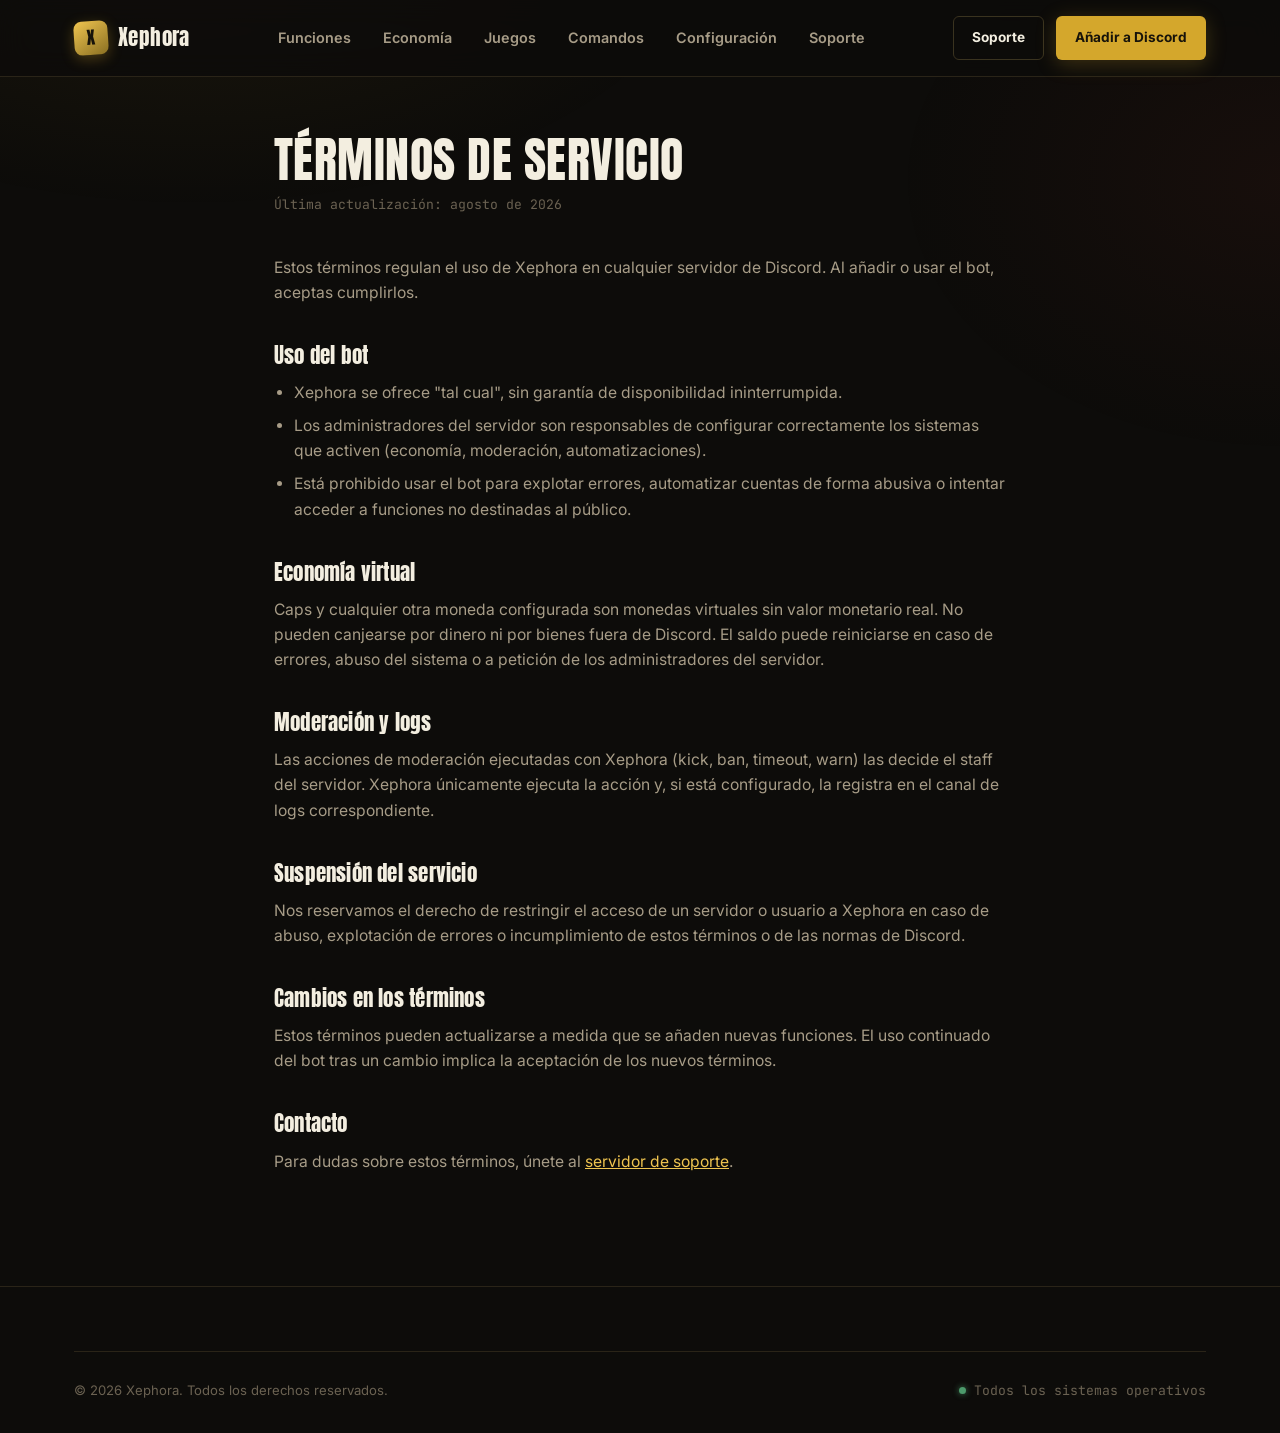
<file: terms.html>
<!DOCTYPE html>
<html lang="es">
<head>
<meta charset="UTF-8">
<meta name="viewport" content="width=device-width, initial-scale=1.0">
<title>Términos — Xephora</title>
<link rel="stylesheet" href="styles.css">
</head>
<body>

<nav class="nav">
  <div class="nav-inner">
    <a href="index.html" class="brand"><span class="brand-mark">X</span>Xephora</a>
    <ul class="nav-links" id="nav-links">
      <li><a href="index.html#features">Funciones</a></li>
      <li><a href="index.html#economy">Economía</a></li>
      <li><a href="index.html#games">Juegos</a></li>
      <li><a href="docs.html">Comandos</a></li>
      <li><a href="index.html#config">Configuración</a></li>
      <li><a href="index.html#support">Soporte</a></li>
    </ul>
    <div class="nav-cta">
      <a href="index.html#support" class="btn btn-ghost btn-sm">Soporte</a>
      <a href="#" class="btn btn-primary btn-sm">Añadir a Discord</a>
    </div>
    <button class="nav-toggle" aria-label="Abrir menú" aria-expanded="false">
      <svg viewBox="0 0 24 24" fill="none" stroke="currentColor" stroke-width="2"><line x1="3" y1="6" x2="21" y2="6"/><line x1="3" y1="12" x2="21" y2="12"/><line x1="3" y1="18" x2="21" y2="18"/></svg>
    </button>
  </div>
</nav>

<section class="legal">
  <div class="container">
    <h1>Términos de servicio</h1>
    <span class="updated">Última actualización: agosto de 2026</span>

    <p>Estos términos regulan el uso de Xephora en cualquier servidor de Discord. Al añadir o usar el bot, aceptas cumplirlos.</p>

    <h2>Uso del bot</h2>
    <ul>
      <li>Xephora se ofrece "tal cual", sin garantía de disponibilidad ininterrumpida.</li>
      <li>Los administradores del servidor son responsables de configurar correctamente los sistemas que activen (economía, moderación, automatizaciones).</li>
      <li>Está prohibido usar el bot para explotar errores, automatizar cuentas de forma abusiva o intentar acceder a funciones no destinadas al público.</li>
    </ul>

    <h2>Economía virtual</h2>
    <p>Caps y cualquier otra moneda configurada son monedas virtuales sin valor monetario real. No pueden canjearse por dinero ni por bienes fuera de Discord. El saldo puede reiniciarse en caso de errores, abuso del sistema o a petición de los administradores del servidor.</p>

    <h2>Moderación y logs</h2>
    <p>Las acciones de moderación ejecutadas con Xephora (kick, ban, timeout, warn) las decide el staff del servidor. Xephora únicamente ejecuta la acción y, si está configurado, la registra en el canal de logs correspondiente.</p>

    <h2>Suspensión del servicio</h2>
    <p>Nos reservamos el derecho de restringir el acceso de un servidor o usuario a Xephora en caso de abuso, explotación de errores o incumplimiento de estos términos o de las normas de Discord.</p>

    <h2>Cambios en los términos</h2>
    <p>Estos términos pueden actualizarse a medida que se añaden nuevas funciones. El uso continuado del bot tras un cambio implica la aceptación de los nuevos términos.</p>

    <h2>Contacto</h2>
    <p>Para dudas sobre estos términos, únete al <a href="index.html#support">servidor de soporte</a>.</p>
  </div>
</section>

<footer>
  <div class="container">
    <div class="footer-bottom">
      <span>© 2026 Xephora. Todos los derechos reservados.</span>
      <span class="status"><span class="dot"></span>Todos los sistemas operativos</span>
    </div>
  </div>
</footer>

<script src="script.js"></script>
</body>
</html>
</file>
<file: styles.css>
/* ==========================================================================
   XEPHORA — Design System
   Mustard/gold + graffiti-red on asphalt-dark. Type: Anton (display,
   stencil/poster energy) + Inter (body) + JetBrains Mono (embeds, commands).
   ========================================================================== */

@import url('https://fonts.googleapis.com/css2?family=Anton&family=Inter:wght@400;500;600;700;800&family=JetBrains+Mono:wght@400;500;600;700&display=swap');

:root{
  --bg:            #0D0C0A;
  --bg-elevated:   #171410;
  --bg-elevated-2: #1F1B14;
  --bg-card:       #141210;
  --border:        #2A2418;
  --border-bright: #3A331F;

  --gold:          #D4A72C;
  --gold-bright:   #F0C550;
  --gold-dim:      #8A6F22;
  --red:           #C0392B;
  --red-bright:    #E0503F;
  --green:         #4C9A6B;

  --text-primary:   #F3EEE0;
  --text-secondary: #A79C87;
  --text-tertiary:  #6B6252;

  --font-display: 'Anton', 'Arial Narrow', sans-serif;
  --font-body:    'Inter', -apple-system, BlinkMacSystemFont, sans-serif;
  --font-mono:    'JetBrains Mono', 'Courier New', monospace;

  --radius-sm: 6px;
  --radius-md: 10px;
  --radius-lg: 16px;

  --shadow-card: 0 4px 24px rgba(0,0,0,0.35);
  --shadow-glow: 0 0 0 1px rgba(212,167,44,0.25), 0 8px 32px rgba(212,167,44,0.12);

  --container: 1180px;
}

*, *::before, *::after{ box-sizing: border-box; }
html{ scroll-behavior: smooth; }
@media (prefers-reduced-motion: reduce){
  html{ scroll-behavior: auto; }
  *, *::before, *::after{ animation-duration: 0.01ms !important; animation-iteration-count: 1 !important; transition-duration: 0.01ms !important; scroll-behavior: auto !important; }
}

body{
  margin: 0;
  background: var(--bg);
  color: var(--text-primary);
  font-family: var(--font-body);
  font-size: 16px;
  line-height: 1.6;
  overflow-x: hidden;
}

img{ max-width: 100%; display: block; }
a{ color: inherit; text-decoration: none; }
ul{ margin: 0; padding: 0; list-style: none; }
button{ font-family: inherit; cursor: pointer; }

::selection{ background: var(--gold); color: #14110A; }

:focus-visible{
  outline: 2px solid var(--gold-bright);
  outline-offset: 3px;
  border-radius: 4px;
}

.container{
  max-width: var(--container);
  margin: 0 auto;
  padding: 0 24px;
}

/* Background texture: faint concrete grain + vignette, applied once on body */
body::before{
  content:"";
  position: fixed; inset: 0;
  background-image:
    radial-gradient(ellipse 900px 500px at 15% -10%, rgba(212,167,44,0.08), transparent 60%),
    radial-gradient(ellipse 700px 500px at 100% 20%, rgba(192,57,43,0.06), transparent 55%);
  pointer-events: none;
  z-index: 0;
}

/* ---------- Type scale ---------- */
h1, h2, h3, h4{
  font-family: var(--font-display);
  font-weight: 400;
  letter-spacing: 0.01em;
  text-transform: uppercase;
  margin: 0;
  color: var(--text-primary);
}
h1{ font-size: clamp(2.6rem, 6vw, 5rem); line-height: 0.98; }
h2{ font-size: clamp(2rem, 4vw, 3rem); line-height: 1.02; }
h3{ font-size: 1.35rem; line-height: 1.15; letter-spacing: 0.02em; }
h4{ font-size: 1rem; letter-spacing: 0.04em; }

p{ margin: 0; color: var(--text-secondary); }

.eyebrow{
  display: inline-flex; align-items: center; gap: 8px;
  font-family: var(--font-mono);
  font-size: 0.78rem;
  letter-spacing: 0.12em;
  text-transform: uppercase;
  color: var(--gold);
  font-weight: 600;
}
.eyebrow::before{
  content:"";
  width: 7px; height: 7px;
  background: var(--gold);
  border-radius: 50%;
  box-shadow: 0 0 8px rgba(212,167,44,0.7);
}

.section-head{
  max-width: 640px;
  margin-bottom: 44px;
}
.section-head h2{ margin-top: 14px; }
.section-head p{ margin-top: 16px; font-size: 1.05rem; }
.section-head.centered{ margin-left: auto; margin-right: auto; text-align: center; }

section{ position: relative; z-index: 1; padding: 100px 0; }
.section-alt{ background: linear-gradient(180deg, transparent, rgba(212,167,44,0.03) 50%, transparent); }

/* ---------- Buttons ---------- */
.btn{
  display: inline-flex; align-items: center; justify-content: center; gap: 8px;
  font-family: var(--font-body);
  font-weight: 700;
  font-size: 0.95rem;
  padding: 14px 26px;
  border-radius: var(--radius-sm);
  border: 1px solid transparent;
  transition: transform 0.15s ease, box-shadow 0.15s ease, background 0.15s ease, border-color 0.15s ease;
  white-space: nowrap;
}
.btn-primary{
  background: var(--gold);
  color: #17130A;
  box-shadow: 0 4px 20px rgba(212,167,44,0.25);
}
.btn-primary:hover{ background: var(--gold-bright); transform: translateY(-2px); box-shadow: 0 8px 28px rgba(212,167,44,0.35); }
.btn-ghost{
  background: transparent;
  color: var(--text-primary);
  border-color: var(--border-bright);
}
.btn-ghost:hover{ border-color: var(--gold); color: var(--gold-bright); transform: translateY(-2px); }
.btn-sm{ padding: 10px 18px; font-size: 0.85rem; }
.btn svg{ width: 18px; height: 18px; }

/* ---------- Nav ---------- */
.nav{
  position: sticky; top: 0; z-index: 100;
  background: rgba(13,12,10,0.82);
  backdrop-filter: blur(14px);
  -webkit-backdrop-filter: blur(14px);
  border-bottom: 1px solid var(--border);
}
.nav-inner{
  display: flex; align-items: center; justify-content: space-between;
  padding: 16px 24px;
  max-width: var(--container);
  margin: 0 auto;
}
.brand{ display: flex; align-items: center; gap: 10px; font-family: var(--font-display); font-size: 1.3rem; letter-spacing: 0.02em; }
.brand-mark{
  width: 34px; height: 34px;
  border-radius: 8px;
  background: linear-gradient(145deg, var(--gold-bright), var(--gold-dim));
  display: flex; align-items: center; justify-content: center;
  color: #17130A; font-family: var(--font-display); font-size: 1.1rem;
  transform: rotate(-4deg);
  box-shadow: 0 4px 14px rgba(212,167,44,0.3);
}
.nav-links{ display: flex; gap: 32px; align-items: center; }
.nav-links a{
  font-size: 0.9rem; font-weight: 600; color: var(--text-secondary);
  transition: color 0.15s ease;
  position: relative;
}
.nav-links a:hover{ color: var(--text-primary); }
.nav-links a.active{ color: var(--gold-bright); }
.nav-cta{ display: flex; gap: 12px; align-items: center; }
.nav-toggle{
  display: none;
  background: none; border: 1px solid var(--border-bright); border-radius: 8px;
  width: 42px; height: 42px; align-items: center; justify-content: center;
  color: var(--text-primary);
}
.nav-toggle svg{ width: 20px; height: 20px; }

@media (max-width: 900px){
  .nav-links{
    position: fixed; inset: 68px 0 0 0;
    background: var(--bg);
    flex-direction: column;
    padding: 24px;
    gap: 4px;
    transform: translateY(-8px);
    opacity: 0;
    pointer-events: none;
    transition: opacity 0.2s ease, transform 0.2s ease;
    border-top: 1px solid var(--border);
    overflow-y: auto;
  }
  .nav-links.open{ opacity: 1; transform: translateY(0); pointer-events: auto; }
  .nav-links a{ padding: 14px 8px; border-bottom: 1px solid var(--border); font-size: 1rem; }
  .nav-cta .btn-ghost{ display: none; }
  .nav-toggle{ display: flex; }
}

/* ---------- Hero ---------- */
.hero{
  padding: 88px 0 64px;
  position: relative;
  overflow: hidden;
}
.hero-splatter{
  position: absolute; top: -120px; right: -160px;
  width: 620px; height: 620px;
  opacity: 0.55;
  pointer-events: none;
  z-index: 0;
}
.hero-grid{
  display: grid;
  grid-template-columns: 1.1fr 0.9fr;
  gap: 56px;
  align-items: center;
  position: relative; z-index: 1;
}
.hero-copy h1{ margin-top: 18px; }
.hero-copy h1 .accent{ color: var(--gold); }
.hero-copy p.lede{
  margin-top: 22px;
  font-size: 1.15rem;
  max-width: 480px;
  color: var(--text-secondary);
}
.hero-actions{ display: flex; gap: 14px; margin-top: 34px; flex-wrap: wrap; }
.hero-stats{
  display: flex; gap: 32px;
  margin-top: 52px;
  flex-wrap: wrap;
}
.hero-stat .num{
  font-family: var(--font-mono); font-weight: 700; font-size: 1.6rem; color: var(--gold-bright);
  display: flex; align-items: baseline; gap: 6px;
}
.hero-stat .num .dot{ width: 7px; height: 7px; border-radius: 50%; background: var(--green); box-shadow: 0 0 8px rgba(76,154,107,0.8); }
.hero-stat .label{ font-size: 0.78rem; color: var(--text-tertiary); text-transform: uppercase; letter-spacing: 0.08em; margin-top: 4px; }

@media (max-width: 900px){
  .hero-grid{ grid-template-columns: 1fr; }
  .hero-splatter{ display: none; }
}

/* ---------- Discord embed mockup (signature element) ---------- */
.embed{
  background: var(--bg-card);
  border-left: 4px solid var(--gold);
  border-radius: 4px;
  padding: 16px 18px;
  box-shadow: var(--shadow-card);
  font-family: var(--font-body);
  max-width: 420px;
}
.embed.embed-red{ border-left-color: var(--red); }
.embed.embed-green{ border-left-color: var(--green); }
.embed-author{ display: flex; align-items: center; gap: 8px; margin-bottom: 8px; }
.embed-author img, .embed-avatar{
  width: 22px; height: 22px; border-radius: 50%;
  background: linear-gradient(145deg, var(--gold-bright), var(--gold-dim));
}
.embed-author span{ font-size: 0.82rem; font-weight: 600; color: var(--text-secondary); }
.embed-title{ font-size: 1.05rem; font-weight: 700; color: var(--text-primary); margin-bottom: 6px; }
.embed-desc{ font-size: 0.9rem; color: var(--text-secondary); line-height: 1.5; }
.embed-fields{ display: grid; grid-template-columns: 1fr 1fr; gap: 12px; margin-top: 12px; }
.embed-field .fk{ font-size: 0.72rem; text-transform: uppercase; letter-spacing: 0.06em; color: var(--text-tertiary); margin-bottom: 3px; }
.embed-field .fv{ font-size: 0.9rem; color: var(--text-primary); font-weight: 600; }
.embed-field .fv.gold{ color: var(--gold-bright); }
.embed-footer{ margin-top: 14px; padding-top: 10px; border-top: 1px solid var(--border); font-size: 0.72rem; color: var(--text-tertiary); font-family: var(--font-mono); }
.embed-stack{ display: flex; flex-direction: column; gap: 16px; }
.embed-float{ animation: floaty 5s ease-in-out infinite; }
@keyframes floaty{ 0%,100%{ transform: translateY(0);} 50%{ transform: translateY(-10px);} }

/* ---------- Trusted-by / marquee ---------- */
.marquee-wrap{ border-top: 1px solid var(--border); border-bottom: 1px solid var(--border); padding: 28px 0; overflow: hidden; }
.marquee-label{ text-align:center; font-family: var(--font-mono); font-size: 0.75rem; letter-spacing: 0.12em; text-transform: uppercase; color: var(--text-tertiary); margin-bottom: 18px; }

/* ---------- Feature grid ---------- */
.tag-stamp{
  display: inline-flex; align-items: center; justify-content: center;
  width: 30px; height: 30px;
  border: 1px solid var(--gold-dim);
  border-radius: 50%;
  color: var(--gold);
  font-family: var(--font-mono); font-size: 0.85rem; font-weight: 700;
  transform: rotate(-8deg);
}

.feature-grid{
  display: grid;
  grid-template-columns: repeat(3, 1fr);
  gap: 20px;
}
.feature-card{
  background: var(--bg-elevated);
  border: 1px solid var(--border);
  border-top: 3px solid var(--gold);
  border-radius: var(--radius-md);
  padding: 26px 24px;
  transition: transform 0.2s ease, border-color 0.2s ease, box-shadow 0.2s ease;
}
.feature-card:hover{ transform: translateY(-4px); border-color: var(--border-bright); box-shadow: var(--shadow-card); }
.feature-card .ficon{
  width: 42px; height: 42px;
  border-radius: 10px;
  background: rgba(212,167,44,0.1);
  display: flex; align-items: center; justify-content: center;
  color: var(--gold-bright);
  margin-bottom: 16px;
}
.feature-card .ficon svg{ width: 22px; height: 22px; }
.feature-card h3{ margin-bottom: 8px; }
.feature-card p{ font-size: 0.92rem; margin-bottom: 14px; }
.feature-card ul{ display: flex; flex-direction: column; gap: 7px; }
.feature-card ul li{
  font-size: 0.86rem; color: var(--text-secondary);
  display: flex; align-items: center; gap: 8px;
}
.feature-card ul li::before{ content:"—"; color: var(--gold-dim); }

@media (max-width: 900px){ .feature-grid{ grid-template-columns: 1fr 1fr; } }
@media (max-width: 640px){ .feature-grid{ grid-template-columns: 1fr; } }

/* ---------- Torn divider ---------- */
.divider{
  height: 42px;
  background: var(--bg);
  clip-path: polygon(0% 100%, 3% 40%, 7% 90%, 12% 20%, 18% 70%, 24% 10%, 30% 60%, 36% 25%, 42% 85%, 48% 15%, 54% 65%, 60% 30%, 66% 80%, 72% 20%, 78% 70%, 84% 10%, 90% 55%, 96% 25%, 100% 60%, 100% 100%);
}

/* ---------- Deep-dive split sections (Economy / Games / Automation etc.) ---------- */
.split{
  display: grid;
  grid-template-columns: 1fr 1fr;
  gap: 60px;
  align-items: center;
}
.split.reverse .split-visual{ order: 2; }
.split-copy .eyebrow{ margin-bottom: 14px; }
.split-copy h2{ margin-bottom: 18px; }
.split-copy p{ font-size: 1.02rem; margin-bottom: 22px; }
.split-list{ display: flex; flex-direction: column; gap: 12px; margin-bottom: 26px; }
.split-list li{
  display: flex; align-items: flex-start; gap: 10px;
  font-size: 0.95rem; color: var(--text-secondary);
}
.split-list li b{ color: var(--text-primary); }
.split-list li svg{ width: 18px; height: 18px; color: var(--gold); flex-shrink: 0; margin-top: 2px; }
.chip-row{ display: flex; gap: 10px; flex-wrap: wrap; }
.chip{
  font-family: var(--font-mono); font-size: 0.8rem;
  padding: 7px 12px; border-radius: 999px;
  background: var(--bg-elevated-2); border: 1px solid var(--border-bright);
  color: var(--text-secondary);
}

@media (max-width: 900px){
  .split, .split.reverse{ grid-template-columns: 1fr; }
  .split.reverse .split-visual{ order: 0; }
}

/* ---------- Game cards ---------- */
.game-grid{
  display: grid; grid-template-columns: repeat(4, 1fr); gap: 18px;
}
.game-card{
  background: var(--bg-elevated);
  border: 1px solid var(--border);
  border-radius: var(--radius-md);
  padding: 22px 20px;
  position: relative;
  overflow: hidden;
}
.game-card::after{
  content: attr(data-cmd);
  position: absolute; top: 14px; right: 16px;
  font-family: var(--font-mono); font-size: 0.72rem;
  color: var(--gold-dim);
}
.game-card .gicon{ font-size: 1.7rem; margin-bottom: 14px; display: block; }
.game-card h3{ margin-bottom: 8px; font-size: 1.1rem; }
.game-card p{ font-size: 0.85rem; }
@media (max-width: 900px){ .game-grid{ grid-template-columns: 1fr 1fr; } }
@media (max-width: 560px){ .game-grid{ grid-template-columns: 1fr; } }

/* ---------- Variables table ---------- */
.var-groups{ display: grid; grid-template-columns: repeat(3, 1fr); gap: 20px; }
.var-group{ background: var(--bg-elevated); border: 1px solid var(--border); border-radius: var(--radius-md); padding: 22px; }
.var-group h4{ color: var(--gold); margin-bottom: 14px; }
.var-group ul{ display: flex; flex-direction: column; gap: 9px; }
.var-group code{
  font-family: var(--font-mono); font-size: 0.85rem; color: var(--text-primary);
  background: var(--bg-elevated-2); padding: 2px 7px; border-radius: 4px;
}
@media (max-width: 900px){ .var-groups{ grid-template-columns: 1fr 1fr; } }
@media (max-width: 600px){ .var-groups{ grid-template-columns: 1fr; } }

/* ---------- Config table ---------- */
.config-grid{ display: grid; grid-template-columns: repeat(2, 1fr); gap: 16px; }
.config-row{
  display: flex; justify-content: space-between; align-items: center;
  background: var(--bg-elevated); border: 1px solid var(--border);
  border-radius: var(--radius-sm); padding: 16px 18px;
}
.config-row .ck{ font-weight: 600; font-size: 0.92rem; }
.config-row .cv{ font-family: var(--font-mono); font-size: 0.8rem; color: var(--gold); }
@media (max-width: 700px){ .config-grid{ grid-template-columns: 1fr; } }

/* ---------- Logs list ---------- */
.log-grid{ display: grid; grid-template-columns: repeat(4, 1fr); gap: 10px; }
.log-pill{
  font-family: var(--font-mono); font-size: 0.78rem;
  background: var(--bg-elevated); border: 1px solid var(--border);
  padding: 10px 12px; border-radius: var(--radius-sm);
  color: var(--text-secondary);
}
@media (max-width: 900px){ .log-grid{ grid-template-columns: 1fr 1fr; } }
@media (max-width: 560px){ .log-grid{ grid-template-columns: 1fr; } }

/* ---------- CTA band ---------- */
.cta-band{
  background: linear-gradient(135deg, rgba(212,167,44,0.14), rgba(192,57,43,0.08));
  border: 1px solid var(--border-bright);
  border-radius: var(--radius-lg);
  padding: 60px;
  text-align: center;
}
.cta-band h2{ margin-bottom: 16px; }
.cta-band p{ max-width: 520px; margin: 0 auto 30px; font-size: 1.05rem; }
.cta-actions{ display: flex; gap: 14px; justify-content: center; flex-wrap: wrap; }
@media (max-width: 640px){ .cta-band{ padding: 40px 24px; } }

/* ---------- Footer ---------- */
footer{ border-top: 1px solid var(--border); padding: 64px 0 32px; position: relative; z-index: 1; }
.footer-grid{ display: grid; grid-template-columns: 1.4fr repeat(4, 1fr); gap: 32px; margin-bottom: 48px; }
.footer-brand p{ margin-top: 14px; font-size: 0.9rem; max-width: 260px; }
.footer-col h4{ color: var(--text-tertiary); margin-bottom: 16px; font-size: 0.78rem; }
.footer-col ul{ display: flex; flex-direction: column; gap: 11px; }
.footer-col a{ font-size: 0.9rem; color: var(--text-secondary); transition: color 0.15s ease; }
.footer-col a:hover{ color: var(--gold-bright); }
.footer-bottom{
  display: flex; justify-content: space-between; align-items: center;
  padding-top: 28px; border-top: 1px solid var(--border);
  font-size: 0.82rem; color: var(--text-tertiary); flex-wrap: wrap; gap: 12px;
}
.footer-bottom .status{ display: flex; align-items: center; gap: 8px; font-family: var(--font-mono); }
.footer-bottom .status .dot{ width: 7px; height: 7px; border-radius: 50%; background: var(--green); box-shadow: 0 0 6px rgba(76,154,107,0.8); }
@media (max-width: 900px){ .footer-grid{ grid-template-columns: 1fr 1fr; } }
@media (max-width: 560px){ .footer-grid{ grid-template-columns: 1fr; } }

/* ---------- Scroll reveal ---------- */
.reveal{ opacity: 0; transform: translateY(18px); transition: opacity 0.6s ease, transform 0.6s ease; }
.reveal.in{ opacity: 1; transform: translateY(0); }

/* ---------- Language / prefix strip ---------- */
.lang-strip{ display: flex; gap: 14px; }
.lang-card{
  flex: 1; background: var(--bg-elevated); border: 1px solid var(--border);
  border-radius: var(--radius-md); padding: 20px; text-align: center;
}
.lang-card .flag{ font-size: 1.8rem; margin-bottom: 10px; }
.lang-card .name{ font-weight: 700; font-size: 0.95rem; }

/* ---------- Simple page (privacy/terms) ---------- */
.legal{ padding: 60px 0 100px; }
.legal .container{ max-width: 780px; }
.legal h1{ font-size: clamp(2.2rem, 5vw, 3rem); margin-bottom: 10px; }
.legal .updated{ font-family: var(--font-mono); font-size: 0.82rem; color: var(--text-tertiary); margin-bottom: 40px; display:block; }
.legal h2{ font-size: 1.3rem; margin-top: 40px; margin-bottom: 14px; text-transform: none; }
.legal p, .legal li{ color: var(--text-secondary); font-size: 0.98rem; margin-bottom: 12px; }
.legal ul{ padding-left: 20px; list-style: disc; }
.legal ul li{ margin-bottom: 8px; }
.legal a{ color: var(--gold-bright); text-decoration: underline; }

@media (max-width: 640px){
  section{ padding: 64px 0; }
  .cta-band{ padding: 44px 24px; }
}

/* ==========================================================================
   DOCS PAGE
   ========================================================================== */
.docs-hero{ padding: 56px 0 40px; border-bottom: 1px solid var(--border); }
.docs-hero h1{ margin-top: 14px; }
.docs-hero p{ margin-top: 14px; max-width: 560px; font-size: 1.02rem; }

.search-bar{
  margin-top: 30px;
  display: flex; align-items: center; gap: 10px;
  background: var(--bg-elevated);
  border: 1px solid var(--border-bright);
  border-radius: var(--radius-md);
  padding: 14px 18px;
  max-width: 560px;
  transition: border-color 0.15s ease, box-shadow 0.15s ease;
}
.search-bar:focus-within{ border-color: var(--gold); box-shadow: 0 0 0 3px rgba(212,167,44,0.12); }
.search-bar svg{ width: 18px; height: 18px; color: var(--text-tertiary); flex-shrink: 0; }
.search-bar input{
  background: none; border: none; outline: none;
  color: var(--text-primary); font-family: var(--font-body); font-size: 0.95rem;
  width: 100%;
}
.search-bar input::placeholder{ color: var(--text-tertiary); }
.search-count{ font-family: var(--font-mono); font-size: 0.78rem; color: var(--text-tertiary); flex-shrink: 0; white-space: nowrap; }

.docs-body{ padding: 44px 0 100px; }
.docs-layout{ display: grid; grid-template-columns: 220px 1fr; gap: 44px; align-items: start; }

.docs-nav{ position: sticky; top: 92px; display: flex; flex-direction: column; gap: 4px; }
.docs-nav-label{ font-family: var(--font-mono); font-size: 0.72rem; letter-spacing: 0.1em; text-transform: uppercase; color: var(--text-tertiary); margin: 18px 0 8px; }
.docs-nav-label:first-child{ margin-top: 0; }
.docs-nav a{
  font-size: 0.88rem; color: var(--text-secondary); padding: 8px 10px; border-radius: 6px;
  transition: background 0.15s ease, color 0.15s ease;
  display: flex; align-items: center; justify-content: space-between;
}
.docs-nav a:hover{ background: var(--bg-elevated); color: var(--text-primary); }
.docs-nav a.active{ color: var(--gold-bright); background: rgba(212,167,44,0.08); }
.docs-nav a .count{ font-family: var(--font-mono); font-size: 0.72rem; color: var(--text-tertiary); }

.filter-row{ display: flex; gap: 10px; margin-bottom: 30px; flex-wrap: wrap; }
.filter-chip{
  font-family: var(--font-mono); font-size: 0.8rem; font-weight: 600;
  padding: 9px 16px; border-radius: 999px;
  background: var(--bg-elevated); border: 1px solid var(--border-bright);
  color: var(--text-secondary);
  transition: all 0.15s ease;
}
.filter-chip:hover{ color: var(--text-primary); }
.filter-chip.active{ background: var(--gold); color: #17130A; border-color: var(--gold); }

.docs-cat{ margin-bottom: 54px; scroll-margin-top: 90px; }
.docs-cat-head{ display: flex; align-items: baseline; gap: 12px; margin-bottom: 18px; padding-bottom: 12px; border-bottom: 1px solid var(--border); }
.docs-cat-head h2{ font-size: 1.5rem; }
.docs-cat-head .tally{ font-family: var(--font-mono); font-size: 0.8rem; color: var(--text-tertiary); }

.cmd-grid{ display: grid; grid-template-columns: 1fr 1fr; gap: 14px; }
.cmd-card{
  background: var(--bg-elevated); border: 1px solid var(--border);
  border-radius: var(--radius-md); padding: 18px 20px;
}
.cmd-card .cmd-top{ display: flex; align-items: center; justify-content: space-between; gap: 10px; margin-bottom: 8px; }
.cmd-card .cmd-name{ font-family: var(--font-mono); font-weight: 700; font-size: 1rem; color: var(--gold-bright); }
.cmd-card .badge{
  font-family: var(--font-mono); font-size: 0.68rem; text-transform: uppercase; letter-spacing: 0.05em;
  padding: 3px 8px; border-radius: 4px; flex-shrink: 0;
}
.badge.user{ background: rgba(76,154,107,0.15); color: var(--green); }
.badge.admin{ background: rgba(192,57,43,0.15); color: var(--red-bright); }
.cmd-card .cmd-desc{ font-size: 0.88rem; color: var(--text-secondary); margin-bottom: 10px; }
.cmd-card .cmd-usage{
  font-family: var(--font-mono); font-size: 0.8rem; color: var(--text-primary);
  background: var(--bg-elevated-2); border: 1px solid var(--border); border-radius: 6px;
  padding: 8px 12px; margin-bottom: 8px; overflow-x: auto;
}
.cmd-card .cmd-example{ font-family: var(--font-mono); font-size: 0.76rem; color: var(--text-tertiary); }
.cmd-card .cmd-example b{ color: var(--text-secondary); font-weight: 600; }
.cmd-card.hidden{ display: none; }
.docs-cat.hidden{ display: none; }

.no-results{ display: none; text-align: center; padding: 60px 20px; color: var(--text-tertiary); }
.no-results.show{ display: block; }
.no-results svg{ width: 40px; height: 40px; margin: 0 auto 16px; color: var(--text-tertiary); }

@media (max-width: 900px){
  .docs-layout{ grid-template-columns: 1fr; }
  .docs-nav{ position: static; flex-direction: row; flex-wrap: wrap; top: 0; }
  .docs-nav-label{ display: none; }
  .cmd-grid{ grid-template-columns: 1fr; }
}
</file>
